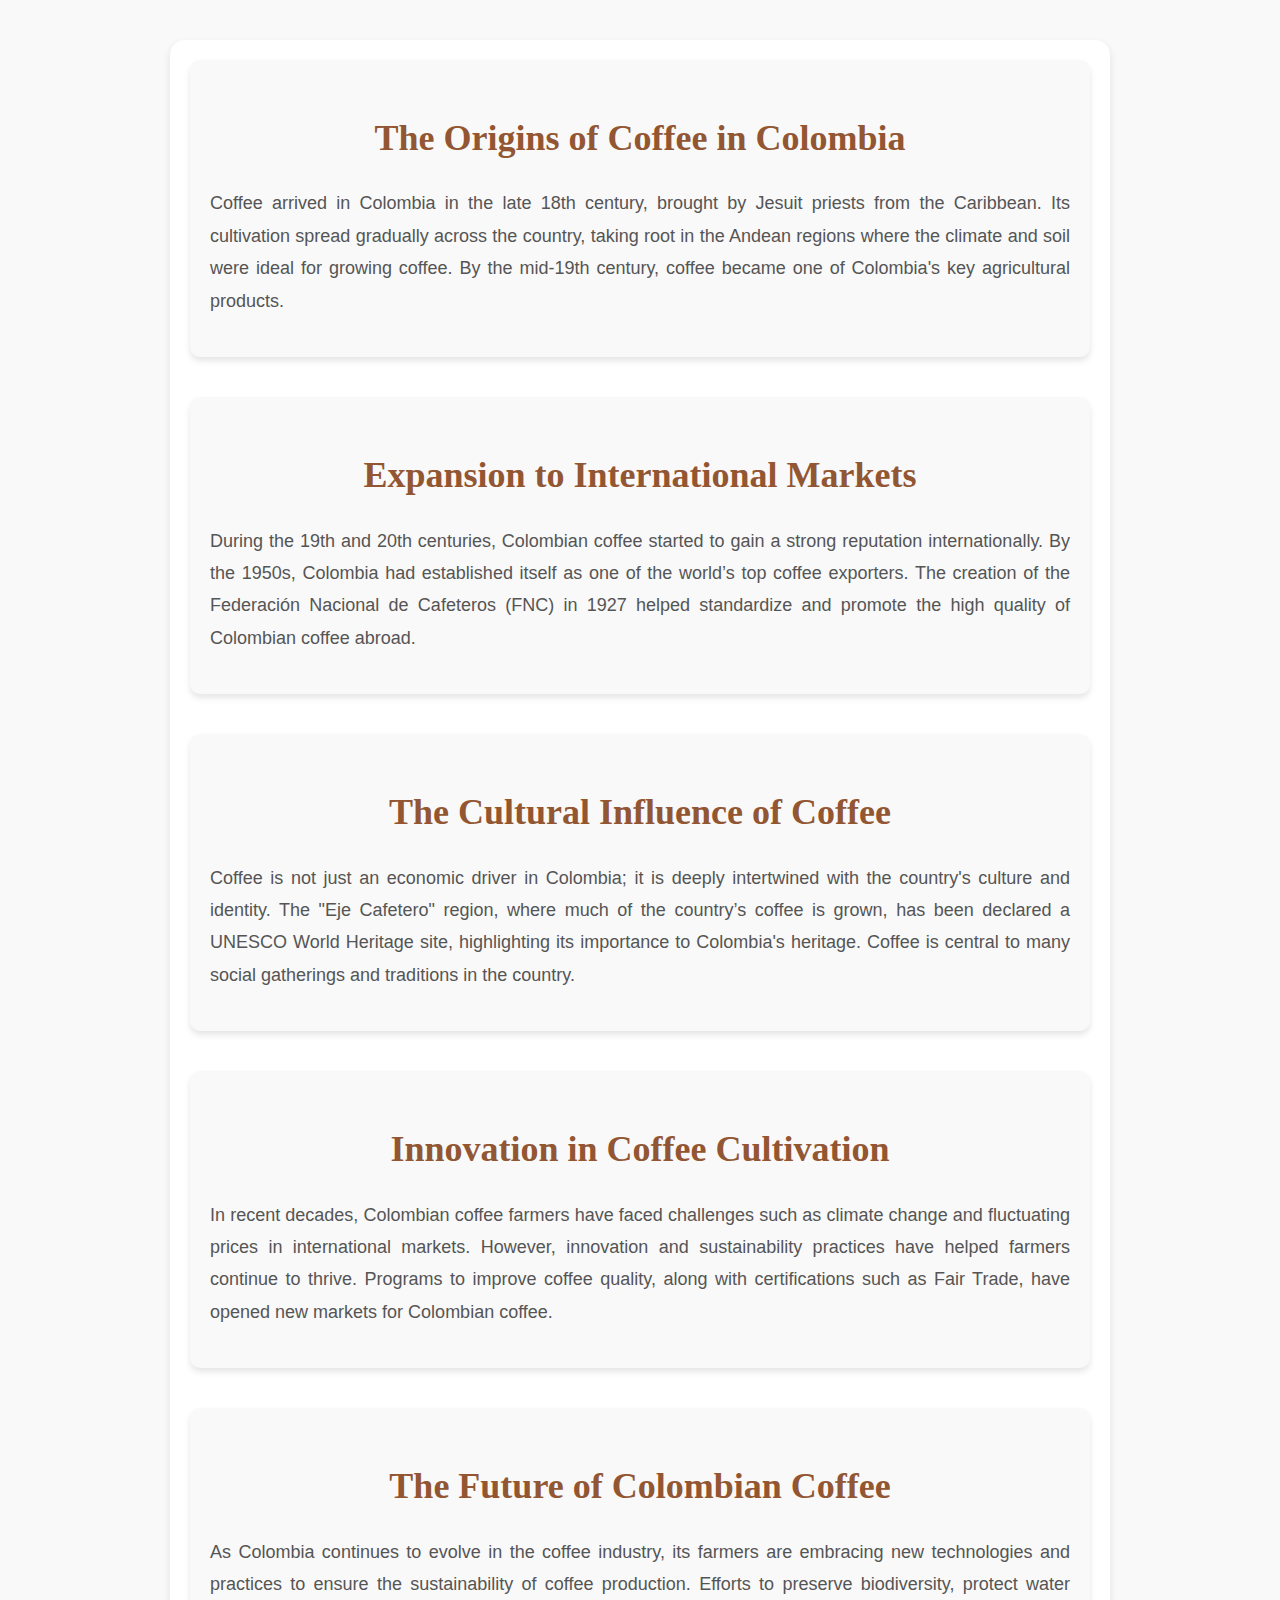
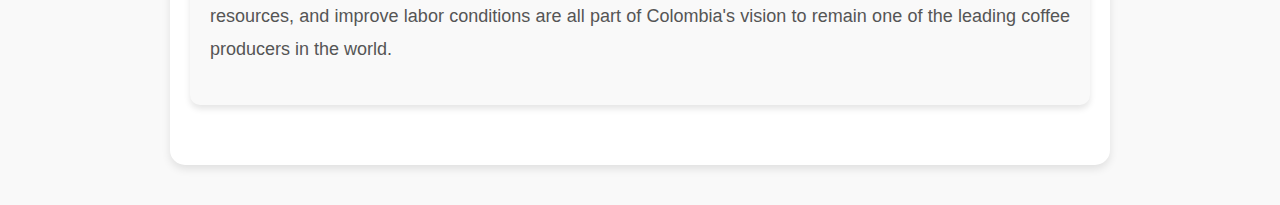
<file: html/blog.html>
<!DOCTYPE html>
<html lang="en">
<head>
    <meta charset="UTF-8">
    <meta name="viewport" content="width=device-width, initial-scale=1.0">
    <title>Blog</title>
    <link rel="icon" href="..\img\icon.png" type="image/x-icon">
    <link rel="stylesheet" href="../css/blog-style.css">
    <script src="../javascript/navbar.js" defer></script> <!-- Incluye el archivo de navegación -->
    <script src="../javascript/utils.js" defer></script>
    <script src="../javascript/utils.js" defer></script>
    <script src="../javascript/components.js" defer></script>
</head>
<body>
    <div class="blog-container">
        <div class="blog-post">
            <h2>The Origins of Coffee in Colombia</h2>
            <p>
                Coffee arrived in Colombia in the late 18th century, brought by Jesuit priests from the Caribbean. Its cultivation spread gradually across the country, taking root in the Andean regions where the climate and soil were ideal for growing coffee. By the mid-19th century, coffee became one of Colombia's key agricultural products.
            </p>
        </div>
    
        <div class="blog-post">
            <h2>Expansion to International Markets</h2>
            <p>
                During the 19th and 20th centuries, Colombian coffee started to gain a strong reputation internationally. By the 1950s, Colombia had established itself as one of the world’s top coffee exporters. The creation of the Federación Nacional de Cafeteros (FNC) in 1927 helped standardize and promote the high quality of Colombian coffee abroad.
            </p>
        </div>
    
        <div class="blog-post">
            <h2>The Cultural Influence of Coffee</h2>
            <p>
                Coffee is not just an economic driver in Colombia; it is deeply intertwined with the country's culture and identity. The "Eje Cafetero" region, where much of the country’s coffee is grown, has been declared a UNESCO World Heritage site, highlighting its importance to Colombia's heritage. Coffee is central to many social gatherings and traditions in the country.
            </p>
        </div>
    
        <div class="blog-post">
            <h2>Innovation in Coffee Cultivation</h2>
            <p>
                In recent decades, Colombian coffee farmers have faced challenges such as climate change and fluctuating prices in international markets. However, innovation and sustainability practices have helped farmers continue to thrive. Programs to improve coffee quality, along with certifications such as Fair Trade, have opened new markets for Colombian coffee.
            </p>
        </div>
    
        <div class="blog-post">
            <h2>The Future of Colombian Coffee</h2>
            <p>
                As Colombia continues to evolve in the coffee industry, its farmers are embracing new technologies and practices to ensure the sustainability of coffee production. Efforts to preserve biodiversity, protect water resources, and improve labor conditions are all part of Colombia's vision to remain one of the leading coffee producers in the world.
            </p>
        </div>
    </div>
</body>
</html>
</file>
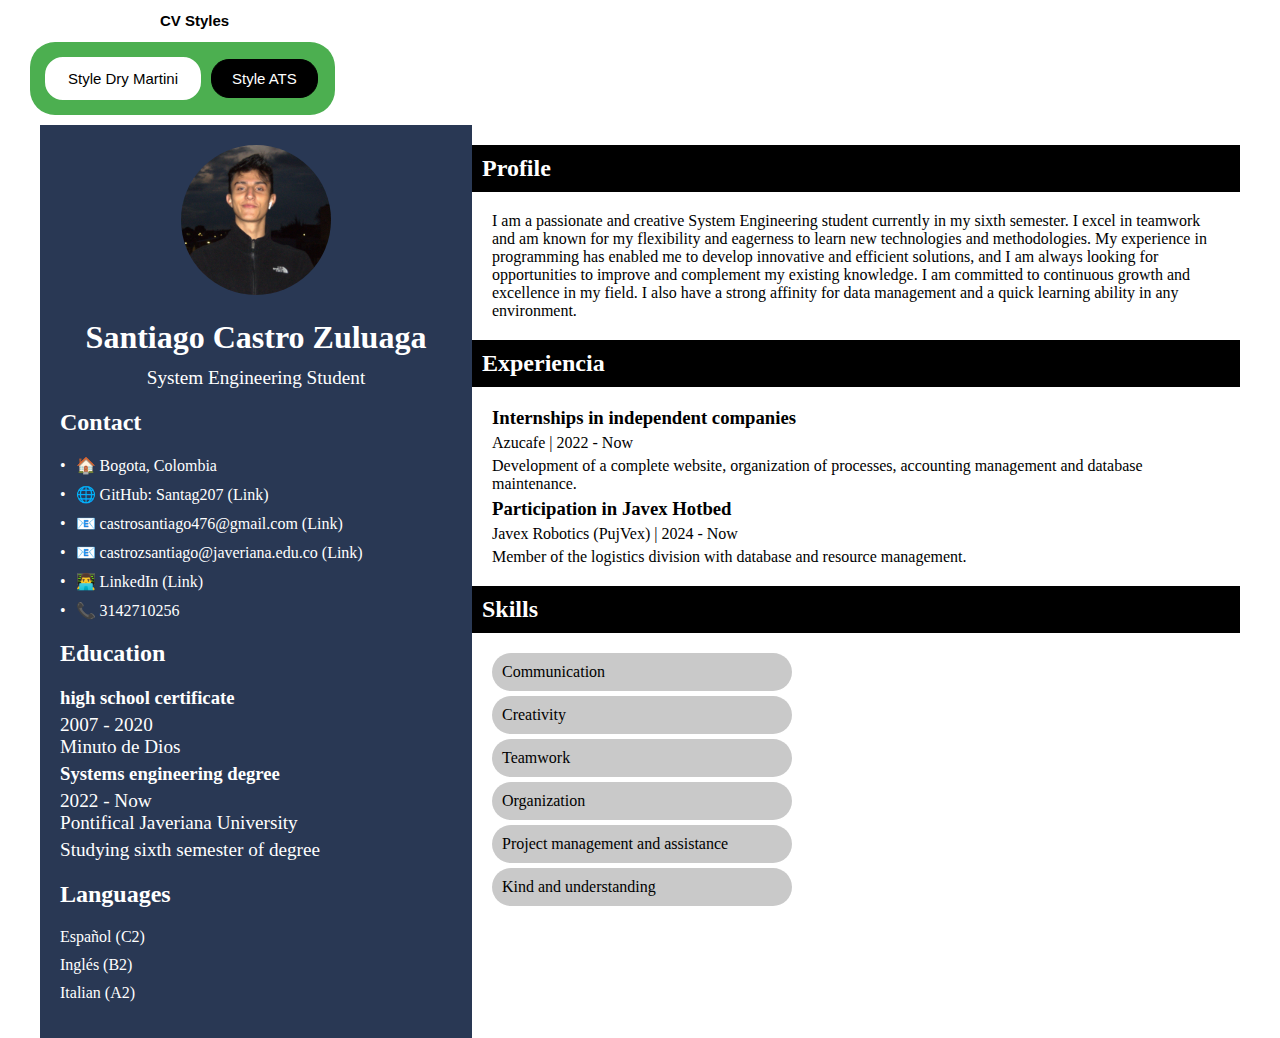
<file: html/cv.html>
<!DOCTYPE html>
<html lang="es">
<head>
    <meta charset="UTF-8">
    <meta name="viewport" content="width=device-width, initial-scale=1.0">
    <title>Currículum Vitae</title>
    <link id="cv-stylesheet" rel="stylesheet" href="../css/cv/cv-styles-dry-martini.css">
</head>
<body>

    <h2 class="scv">CV Styles</h2>
    <div class="style-buttons">

        <button id="style1" onclick="changeStyle('../css/cv/cv-styles-dry-martini.css')">Style Dry Martini</button>
        <button id="style2" onclick="changeStyle('../css/cv/cv-styles-ats.css')">Style ATS</button>
    </div>
    <div id="content-container" class="container slide-in-up">
        <aside class="sidebar">
            <div class="photo">
                <img src="../img/cv.jpeg" alt="Foto de perfil" class="photo">
            </div>
            <h1><span class="name-text">Santiago Castro Zuluaga</span></h1>
            <p><span class="career-text">System Engineering Student</span></p>
            <section class="contact">
                <h2>Contact</h2>
                <ul>
                    <li>🏠 Bogota, Colombia</li>
                    <li>🌐 <a href="https://github.com/Santag207" target="_blank">GitHub: Santag207 (Link)</a></li>
                    <li><a href="mailto:castrosantiago476@gmail.com?subject=Hola%20Santiago&body=Hola%20Santag207,%20me%20gustaría%20ponerme%20en%20contacto%20contigo." target="_blank">📧 castrosantiago476@gmail.com (Link)</a></li>
                    <li><a href="mailto:castrozsantiago@javeriana.edu.co?subject=Hola%20Santiago&body=Hola%20Santag207,%20me%20gustaría%20ponerme%20en%20contacto%20contigo." target="_blank">📧 castrozsantiago@javeriana.edu.co (Link)</a></li>
                    <li>👨‍💻 <a href="https://www.linkedin.com/in/santiago-castro-zuluaga-9959bb252/" target="_blank">LinkedIn (Link)</a></li>
                    <li>📞 3142710256</li>
                </ul>
            </section>
            <section class="education">
                <h2>Education</h2>
                <div class="edu-item">
                    <h3>high school certificate</h3>
                    <p>2007 - 2020<br>Minuto de Dios</p>
                </div>
                <div class="edu-item">
                    <h3>Systems engineering degree</h3>
                    <p>2022 - Now<br>Pontifical Javeriana University</p>
                    <p>Studying sixth semester of degree</p>
                </div>
            </section>
            <section class="languages">
                <h2>Languages</h2>
                <ul>
                    <li>Español (C2)</li>
                    <li>Inglés (B2)</li>
                    <li>Italian (A2)</li>
                </ul>
            </section>
        </aside>
        <main class="content">
            <section class="profile">
                <h2>Profile</h2>
                <p>I am a passionate and creative System Engineering student currently in my sixth semester. I excel in teamwork and am known for my flexibility and eagerness to learn new technologies and methodologies. My experience in programming has enabled me to develop innovative and efficient solutions, and I am always looking for opportunities to improve and complement my existing knowledge. I am committed to continuous growth and excellence in my field. I also have a strong affinity for data management and a quick learning ability in any environment.</p>
            </section>
            <section class="experience">
                <h2>Experiencia</h2>
                <div class="job">
                    <h3>Internships in independent companies</h3>
                    <p>Azucafe | 2022 - Now</p>
                    <p>Development of a complete website, organization of processes, accounting management and database maintenance.</p>
                </div>
                <div class="job">
                    <h3>Participation in Javex Hotbed </h3>
                    <p>Javex Robotics (PujVex) | 2024 - Now</p>
                    <p>Member of the logistics division with database and resource management.</p>
                </div>
            </section>
            <section class="skills">
                <h2>Skills</h2>
                <ul>
                    <li>Communication</li>
                    <li>Creativity</li>
                    <li>Teamwork</li>
                    <li>Organization</li>
                    <li>Project management and assistance</li>
                    <li>Kind and understanding</li>
                </ul>
            </section>
        </main>
    </div>
    <script src="../javascript/cv.js"></script>
</body>
</html>
</file>
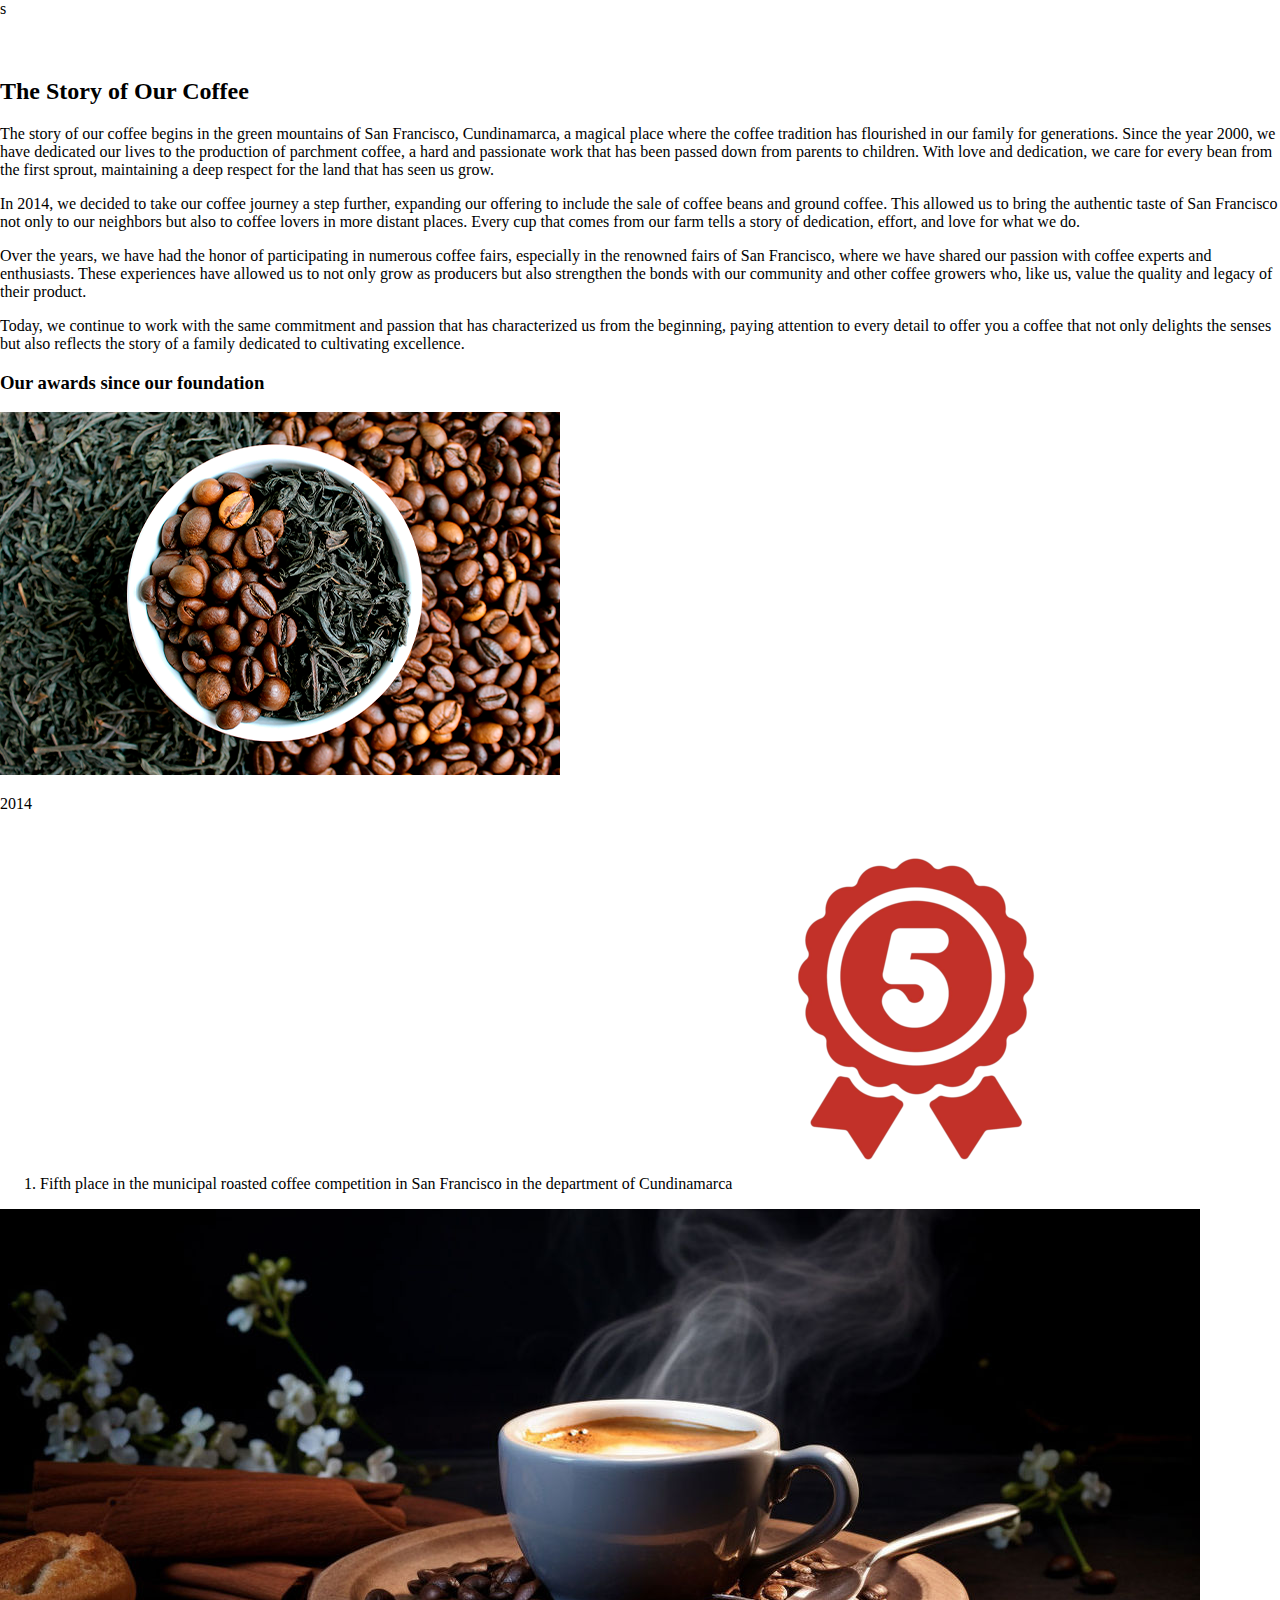
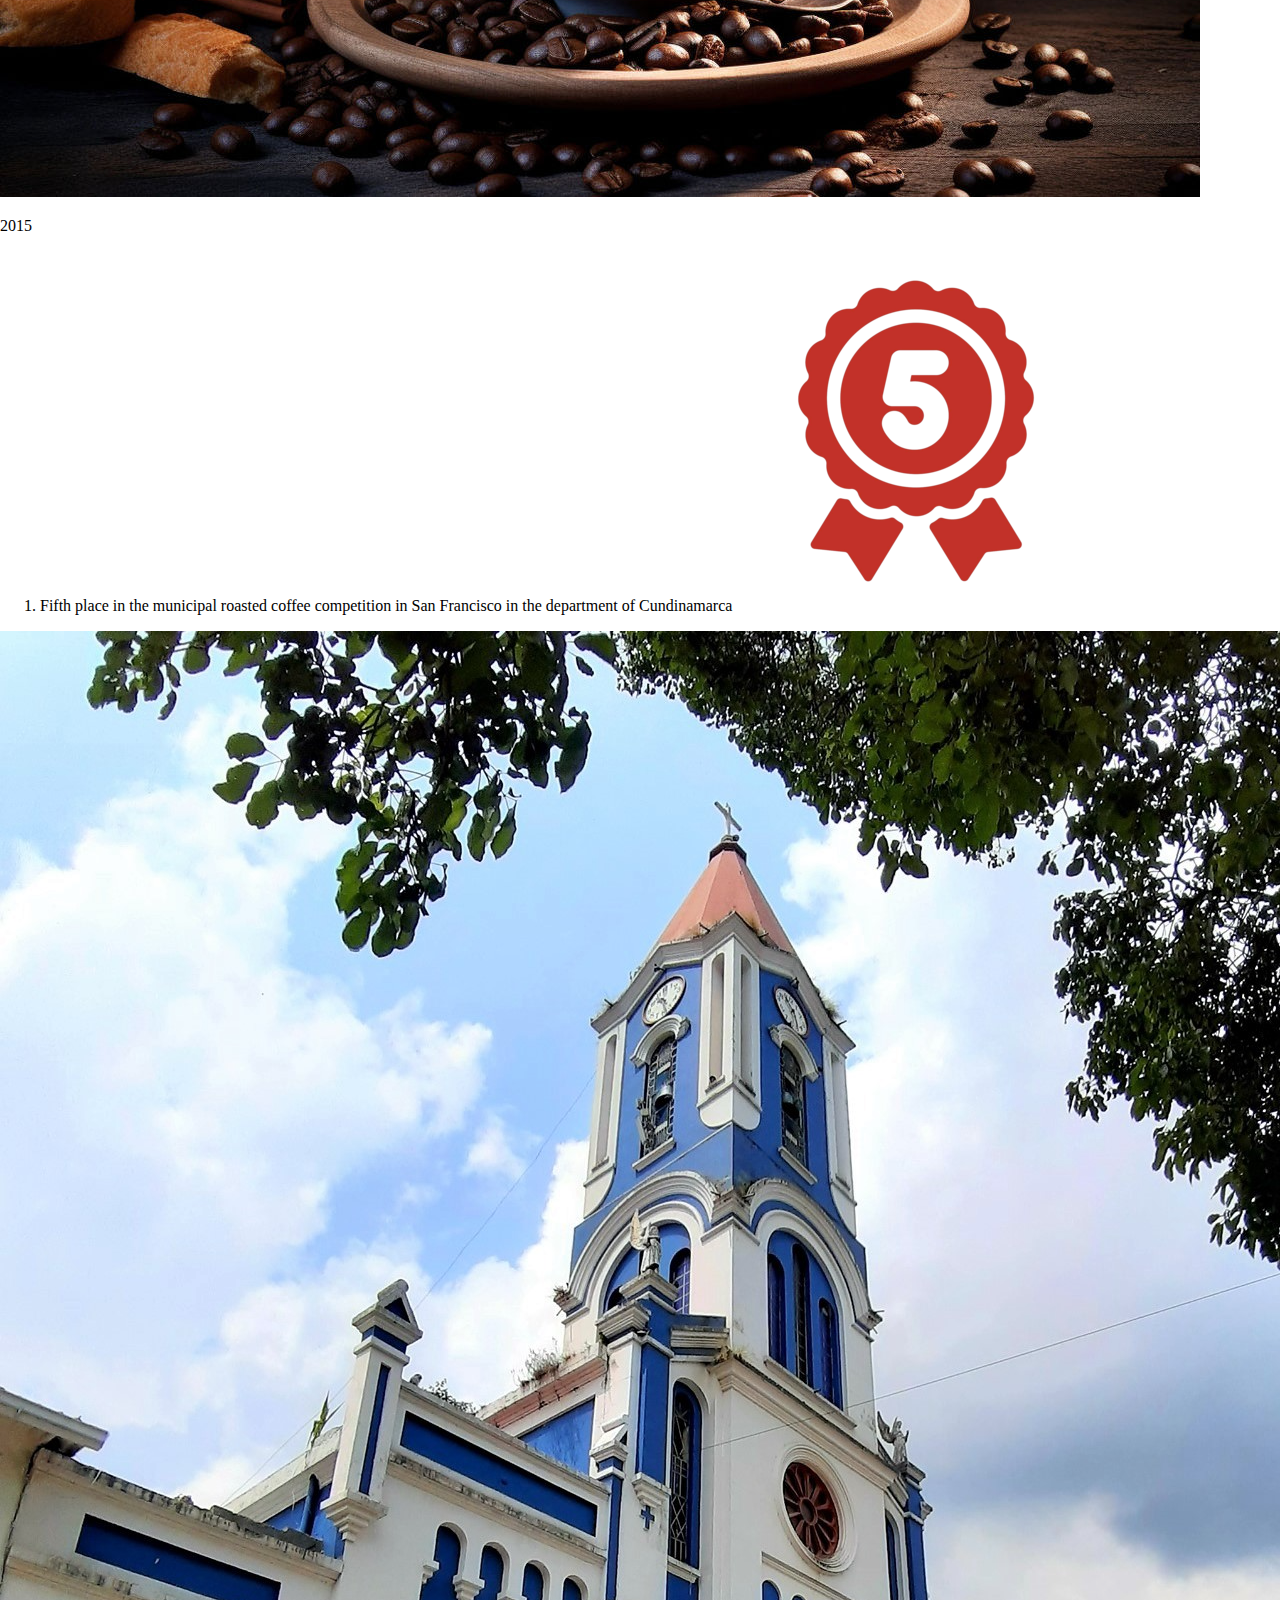
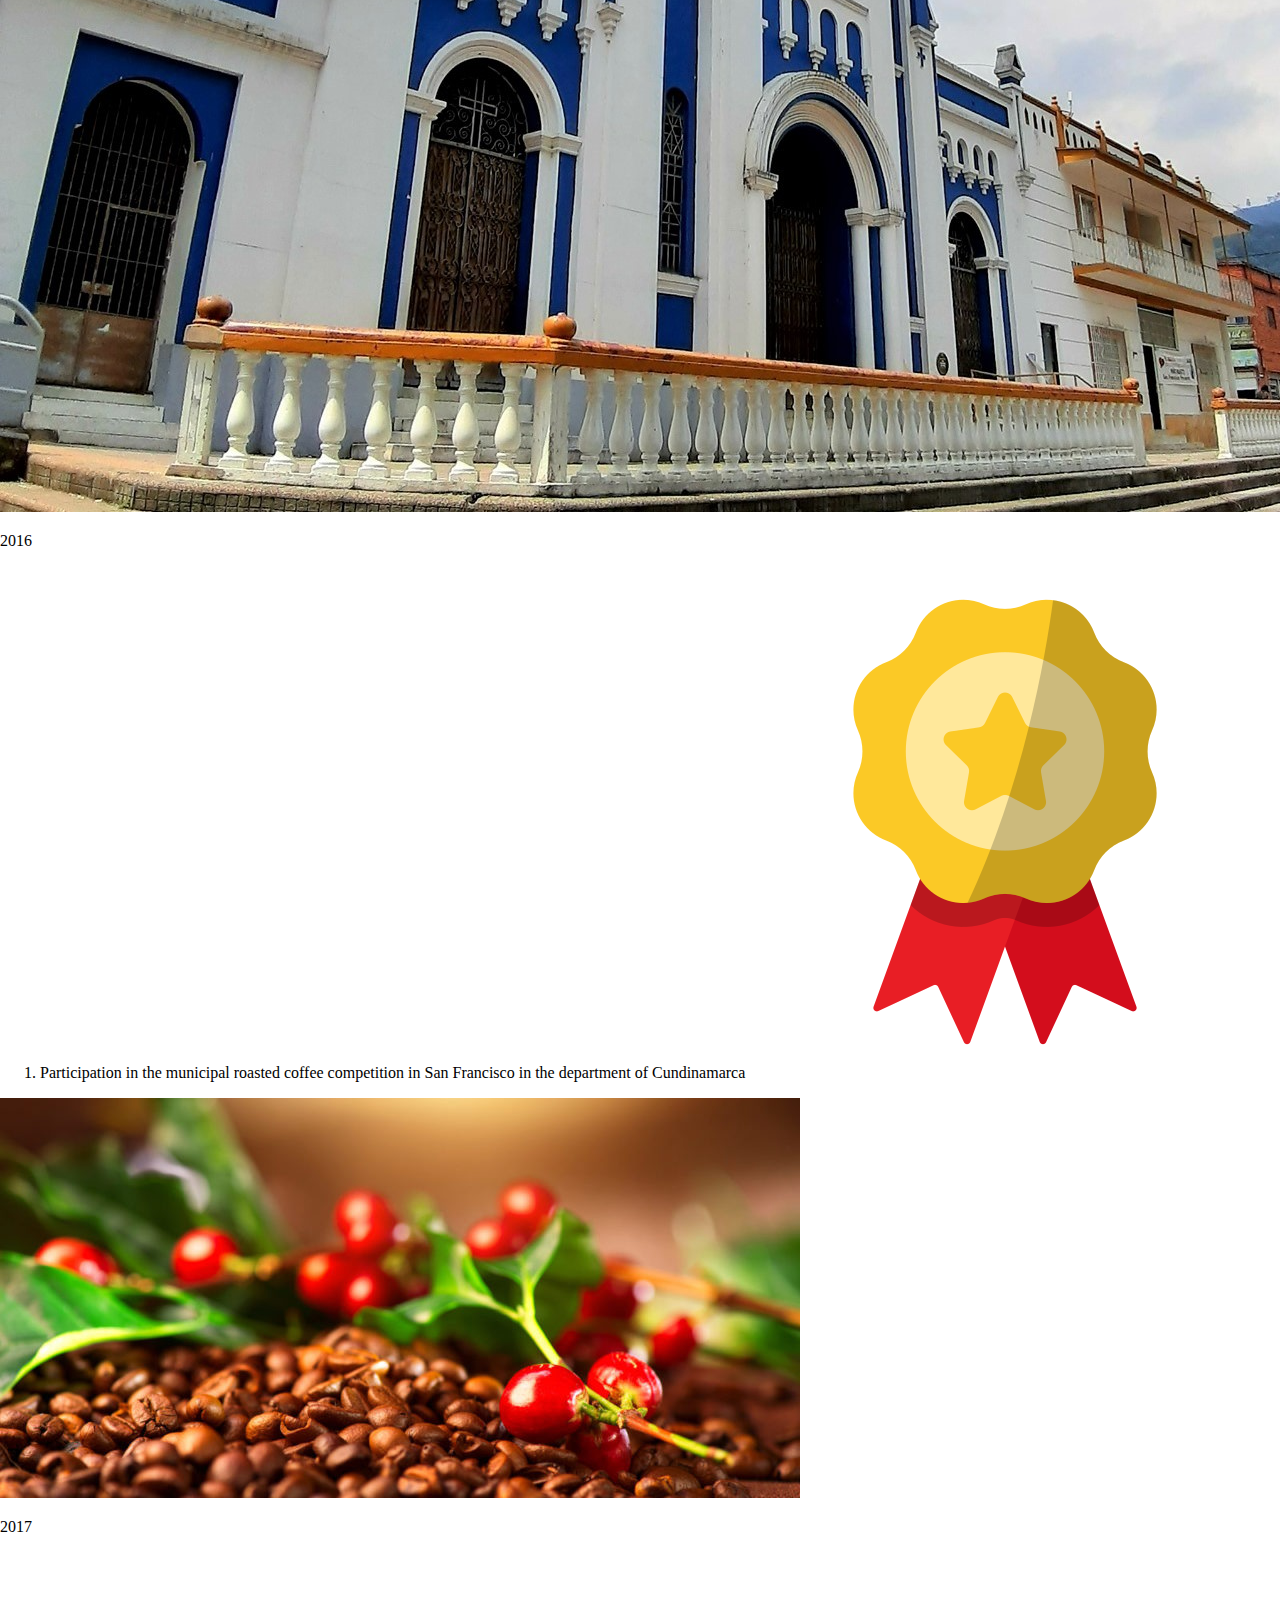
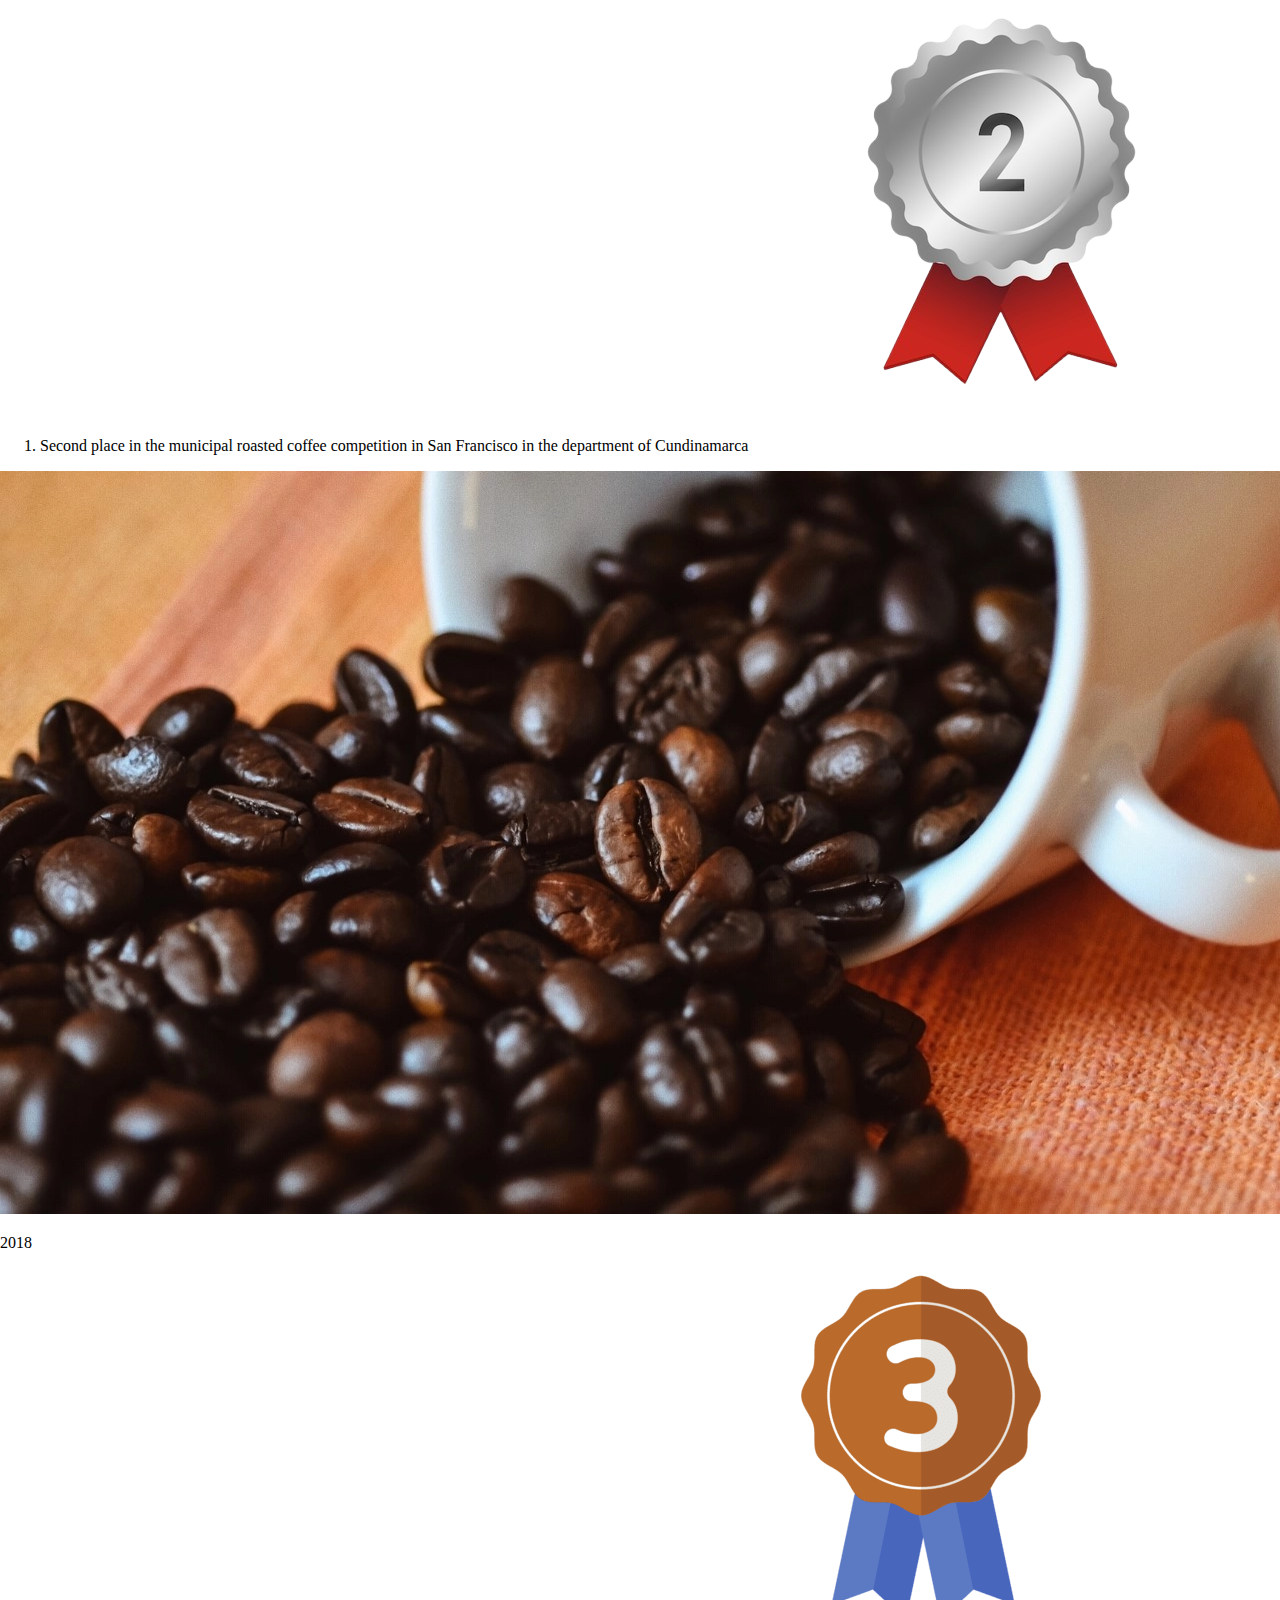
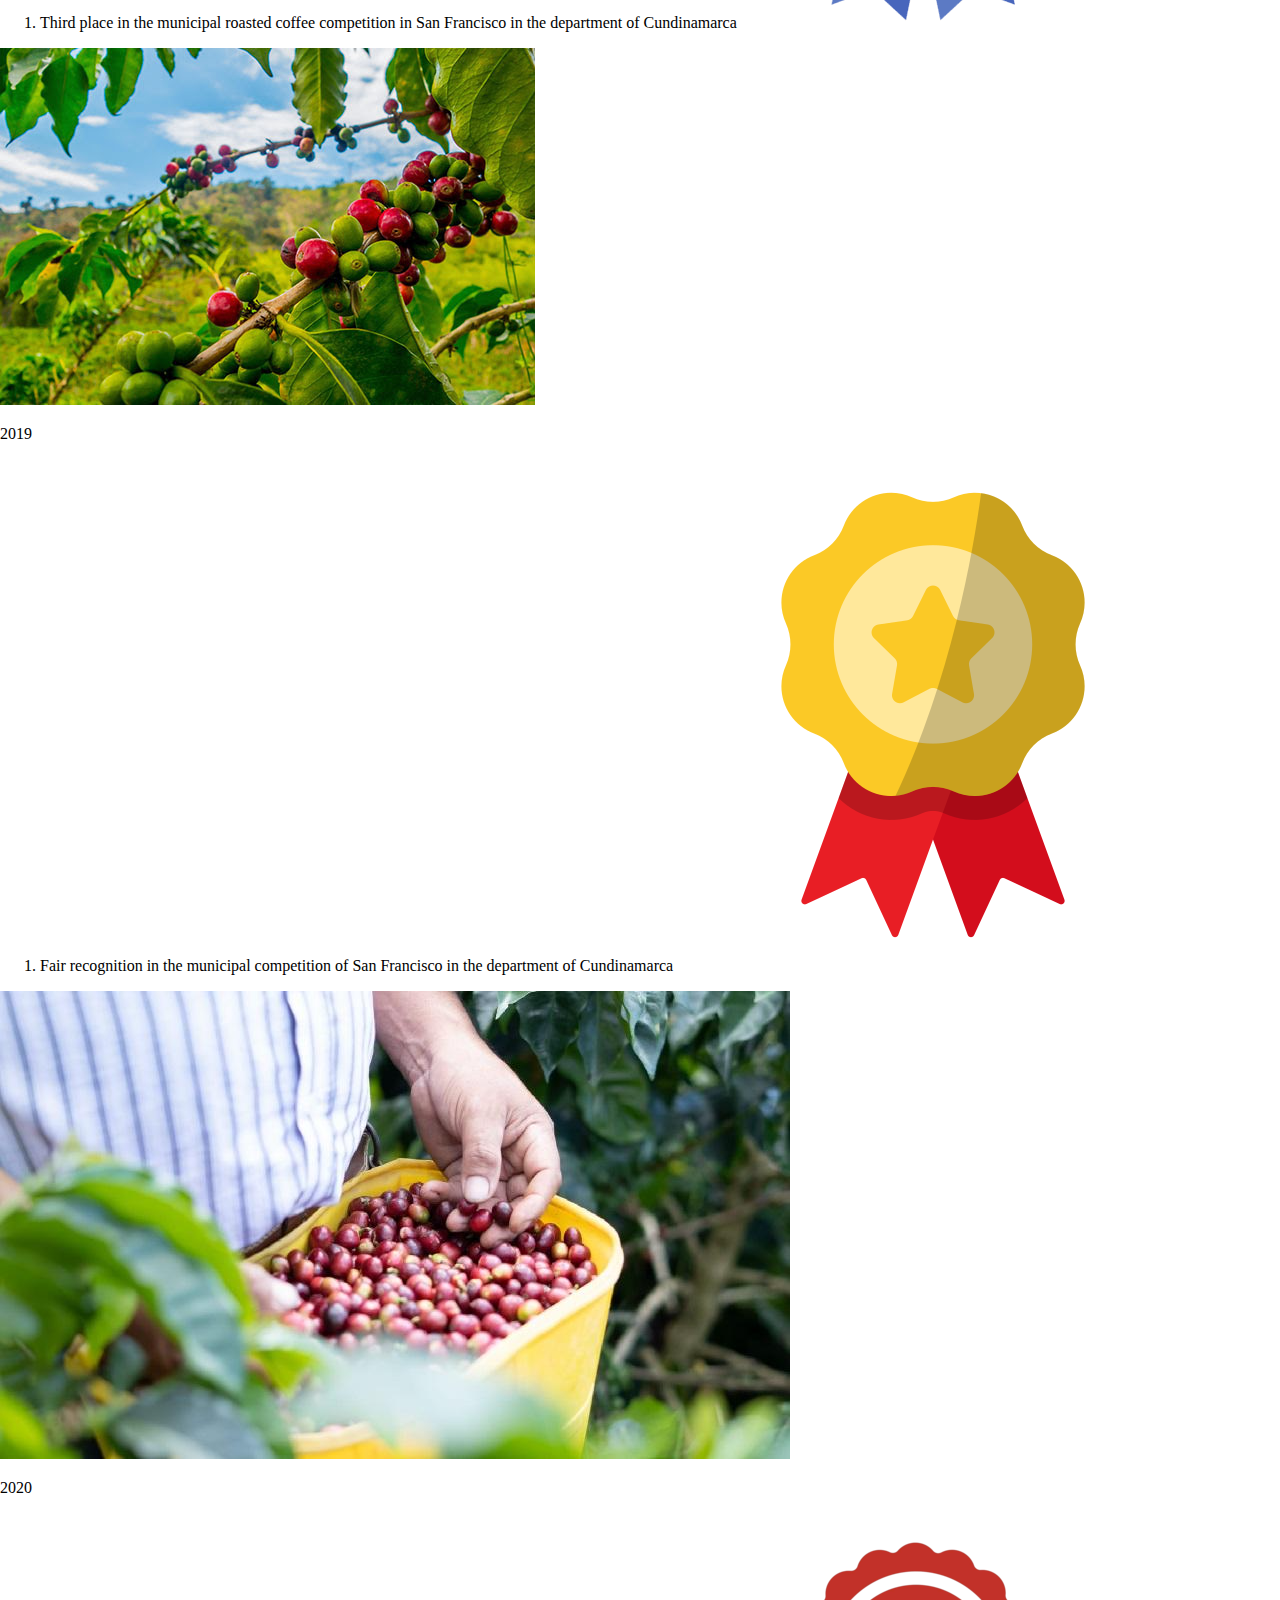
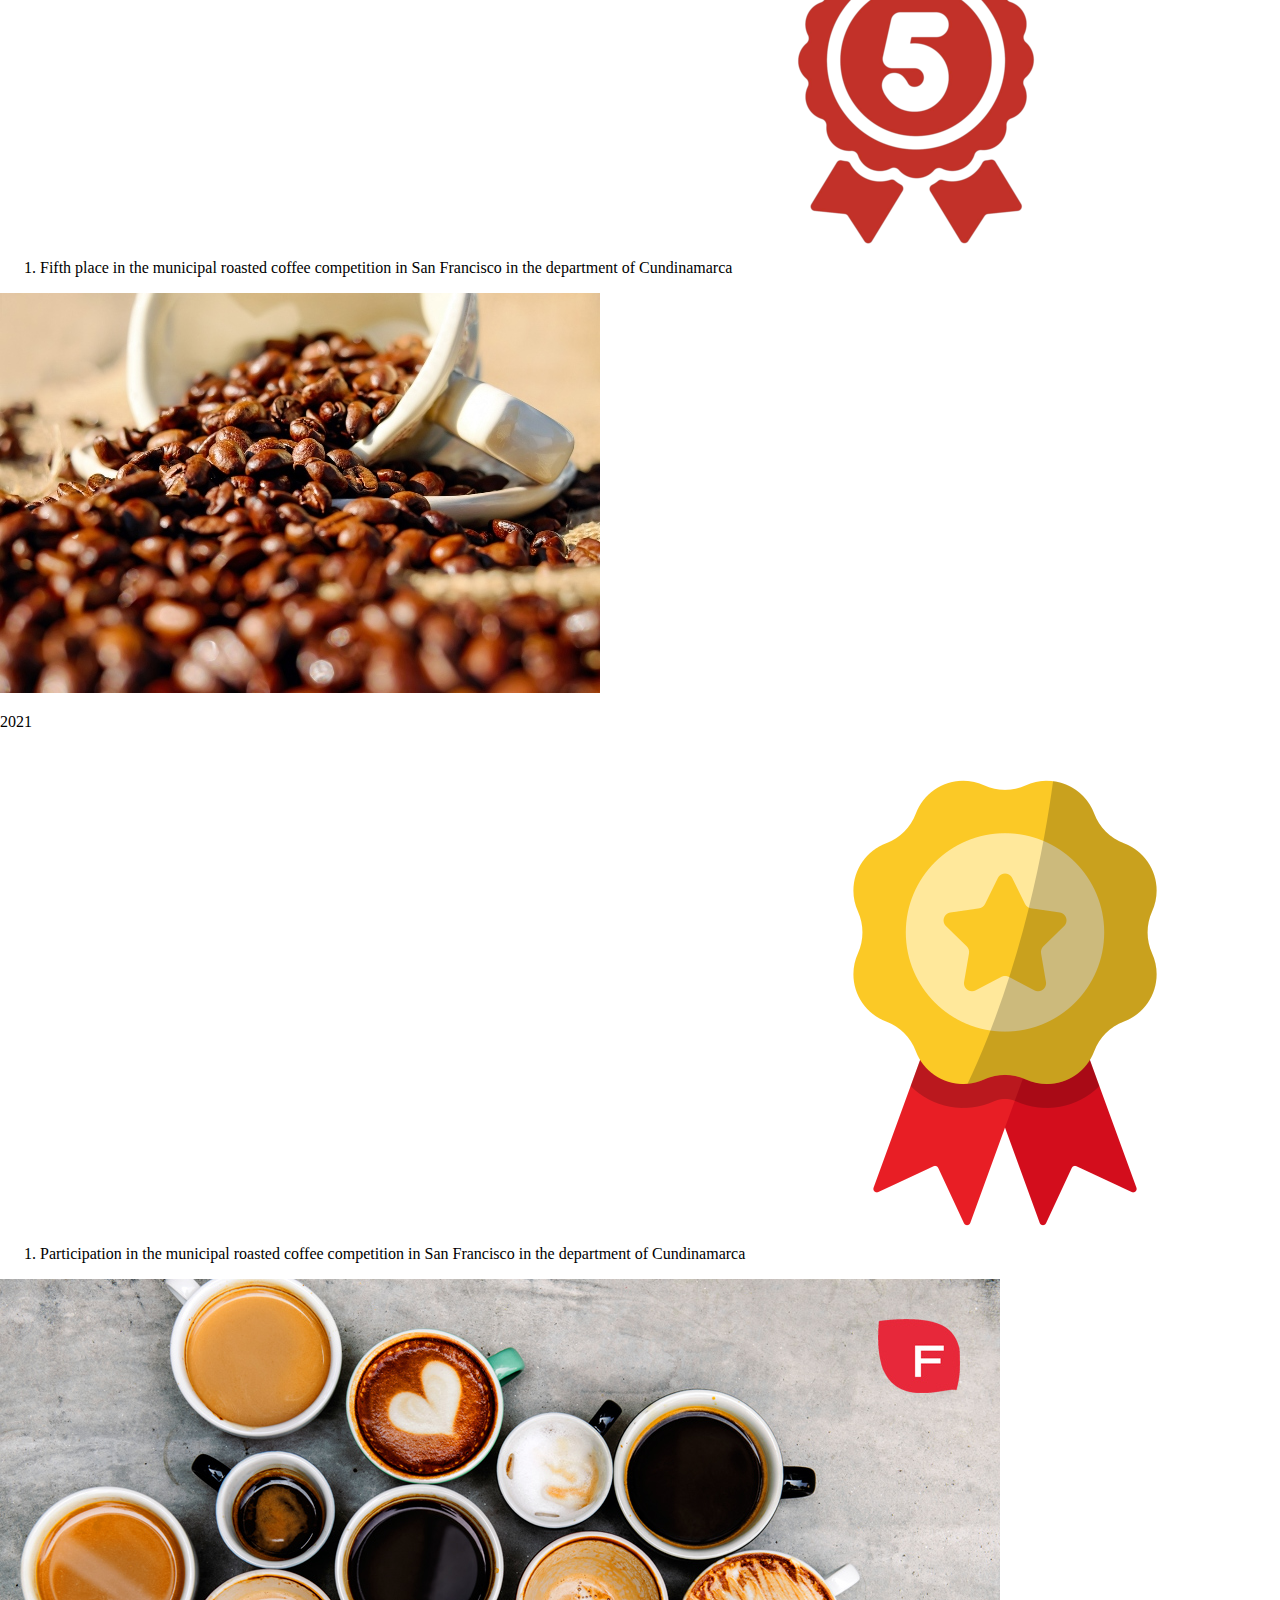
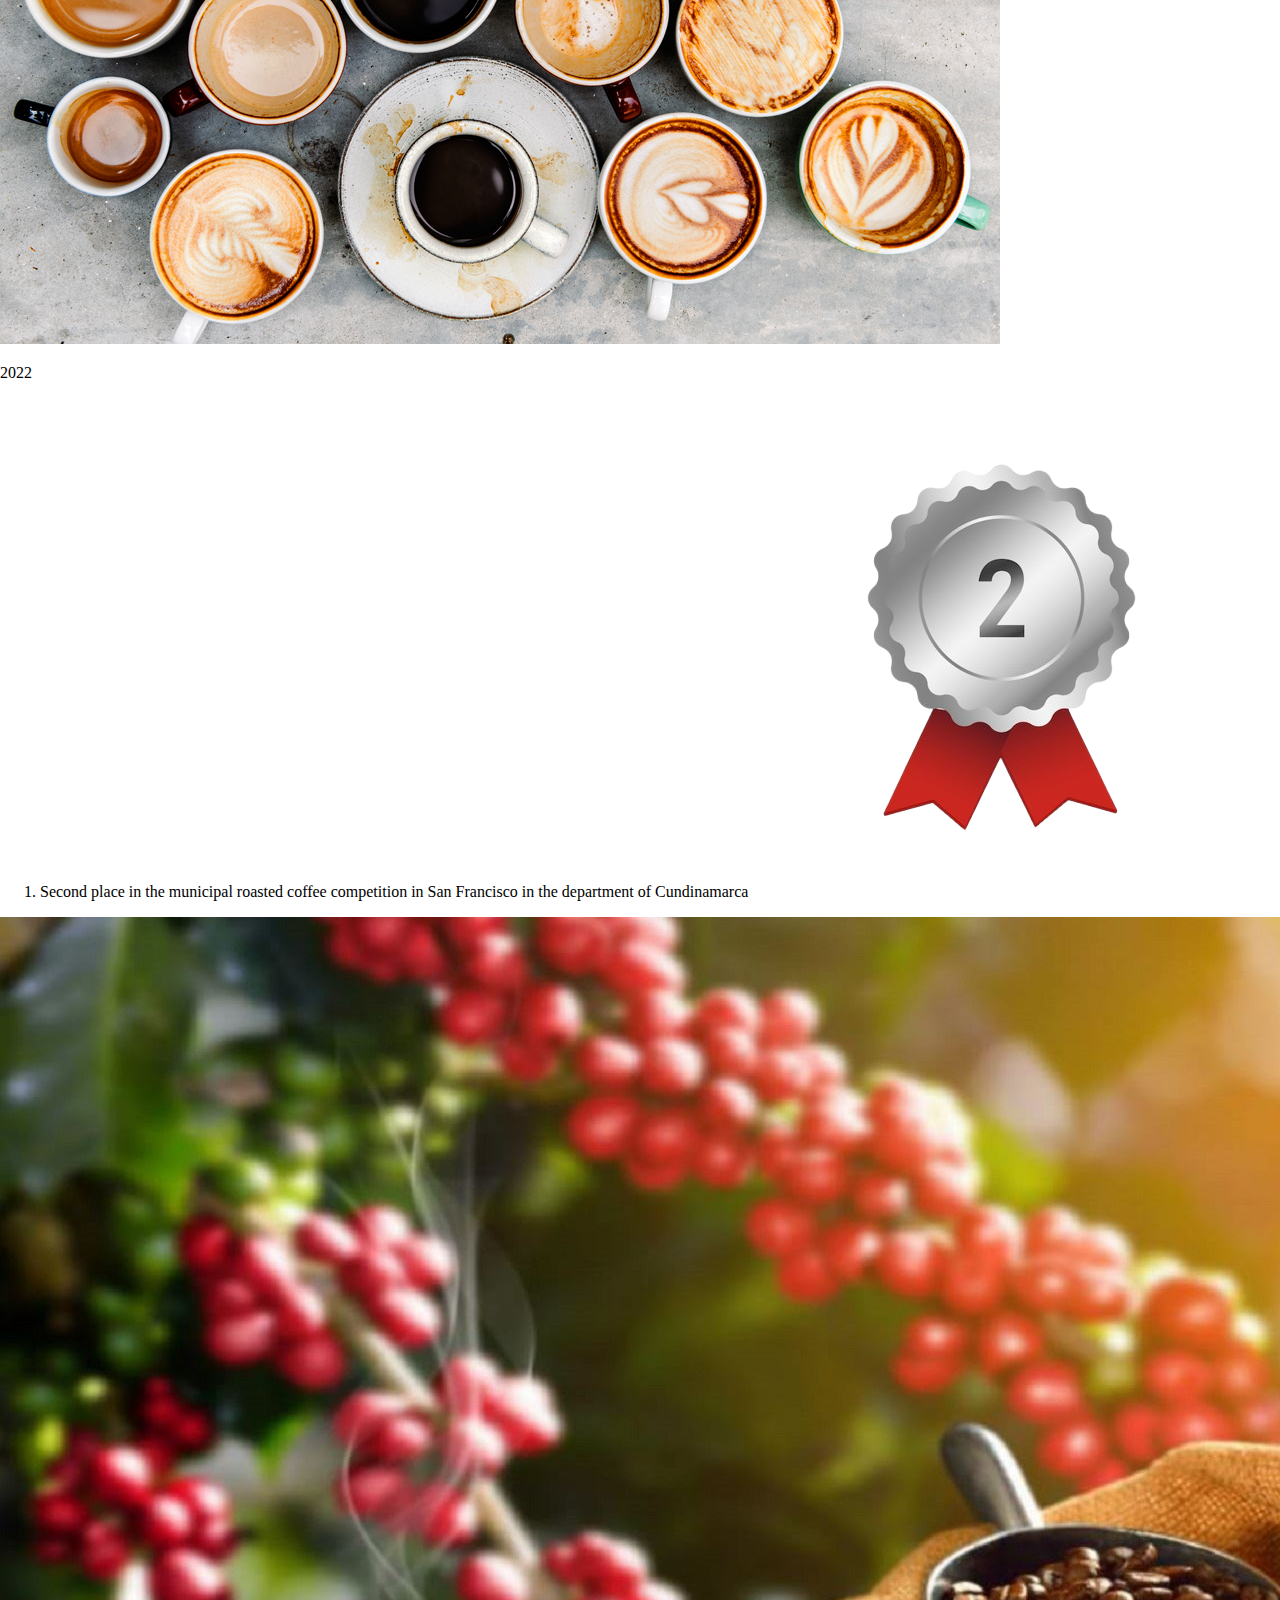
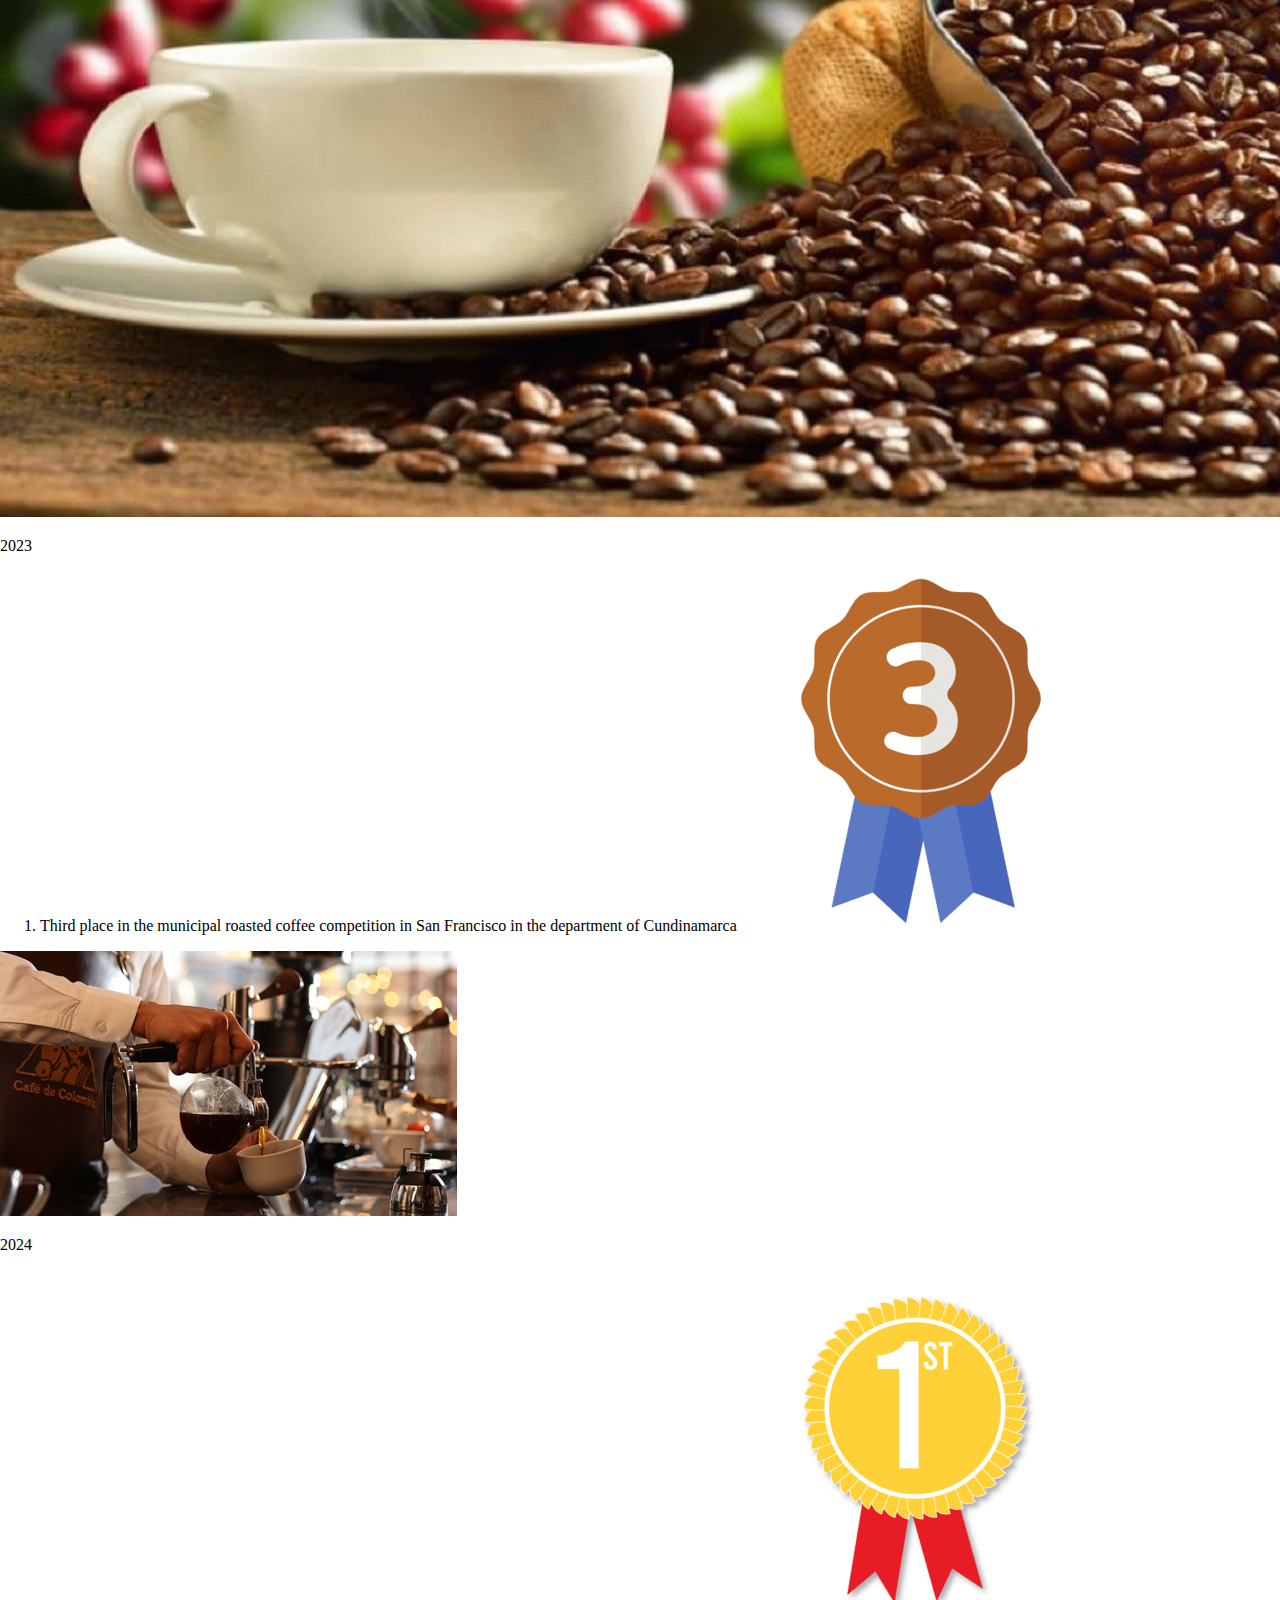
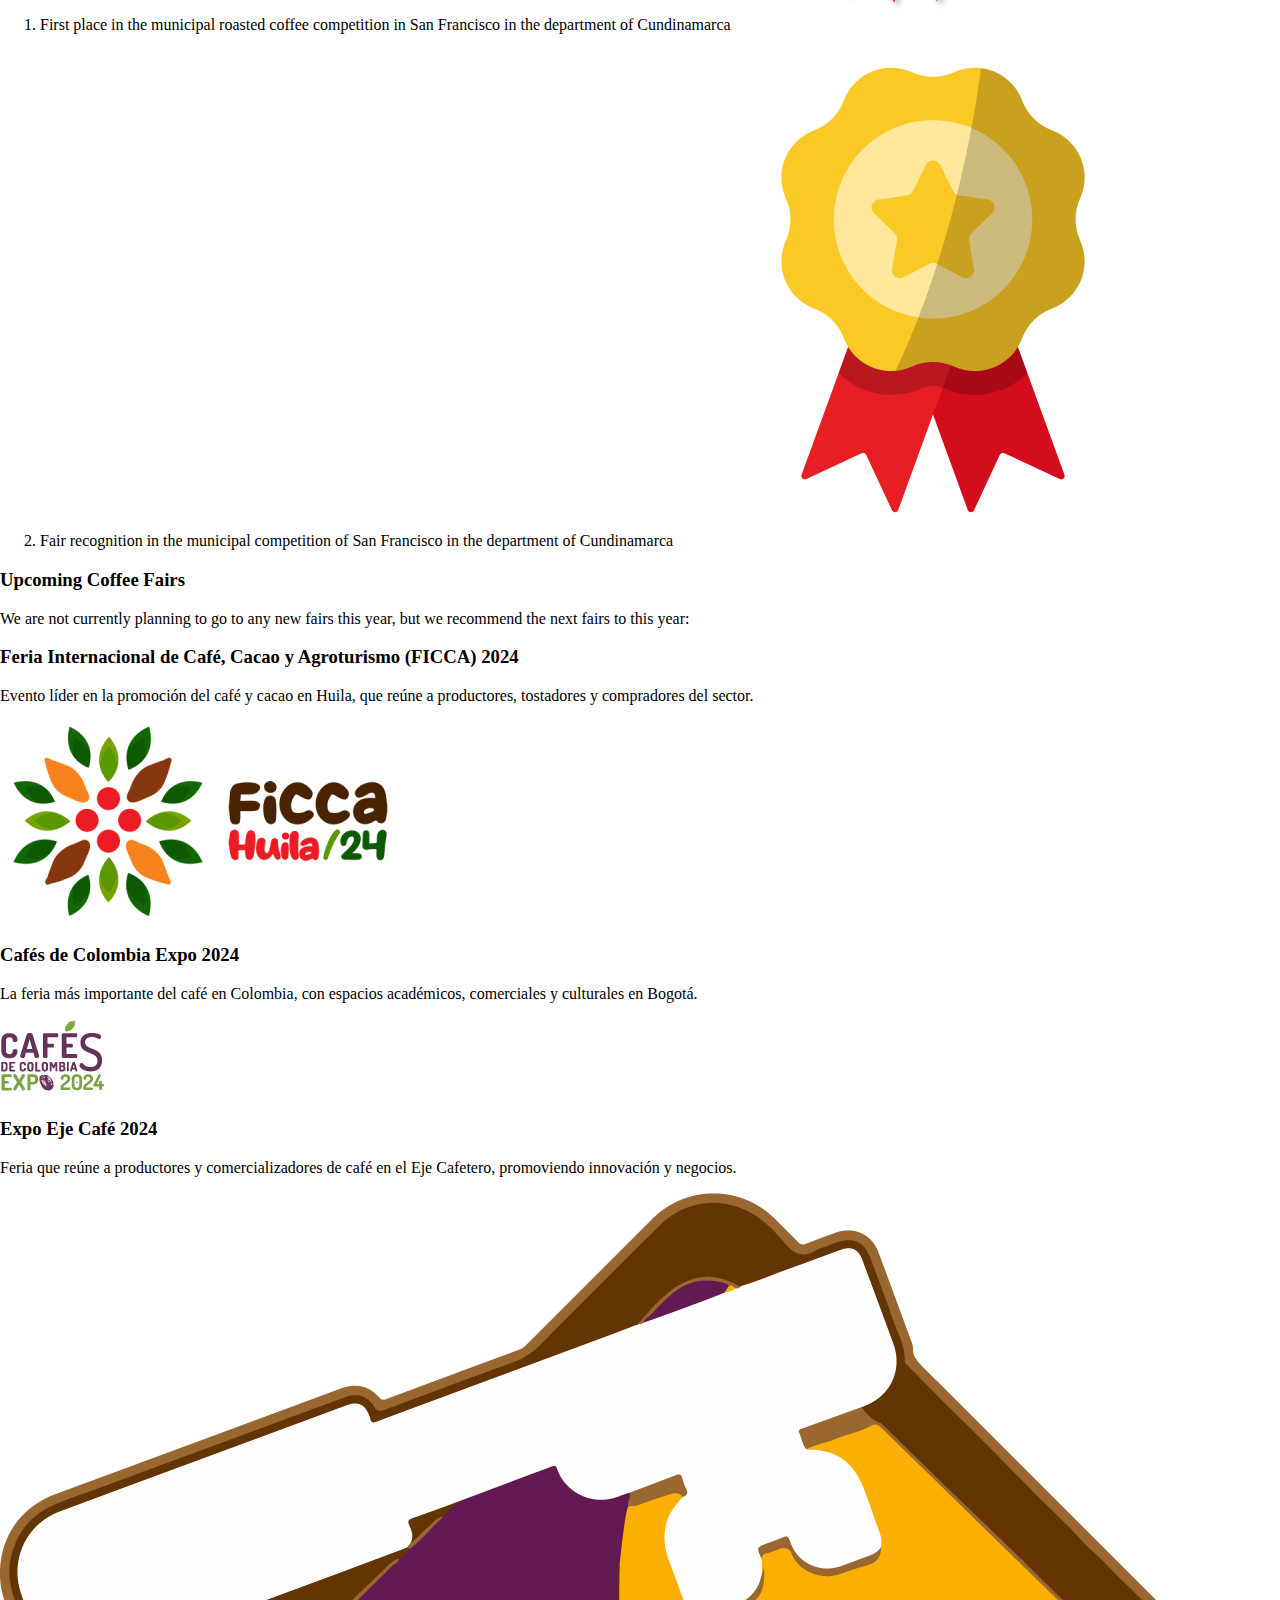
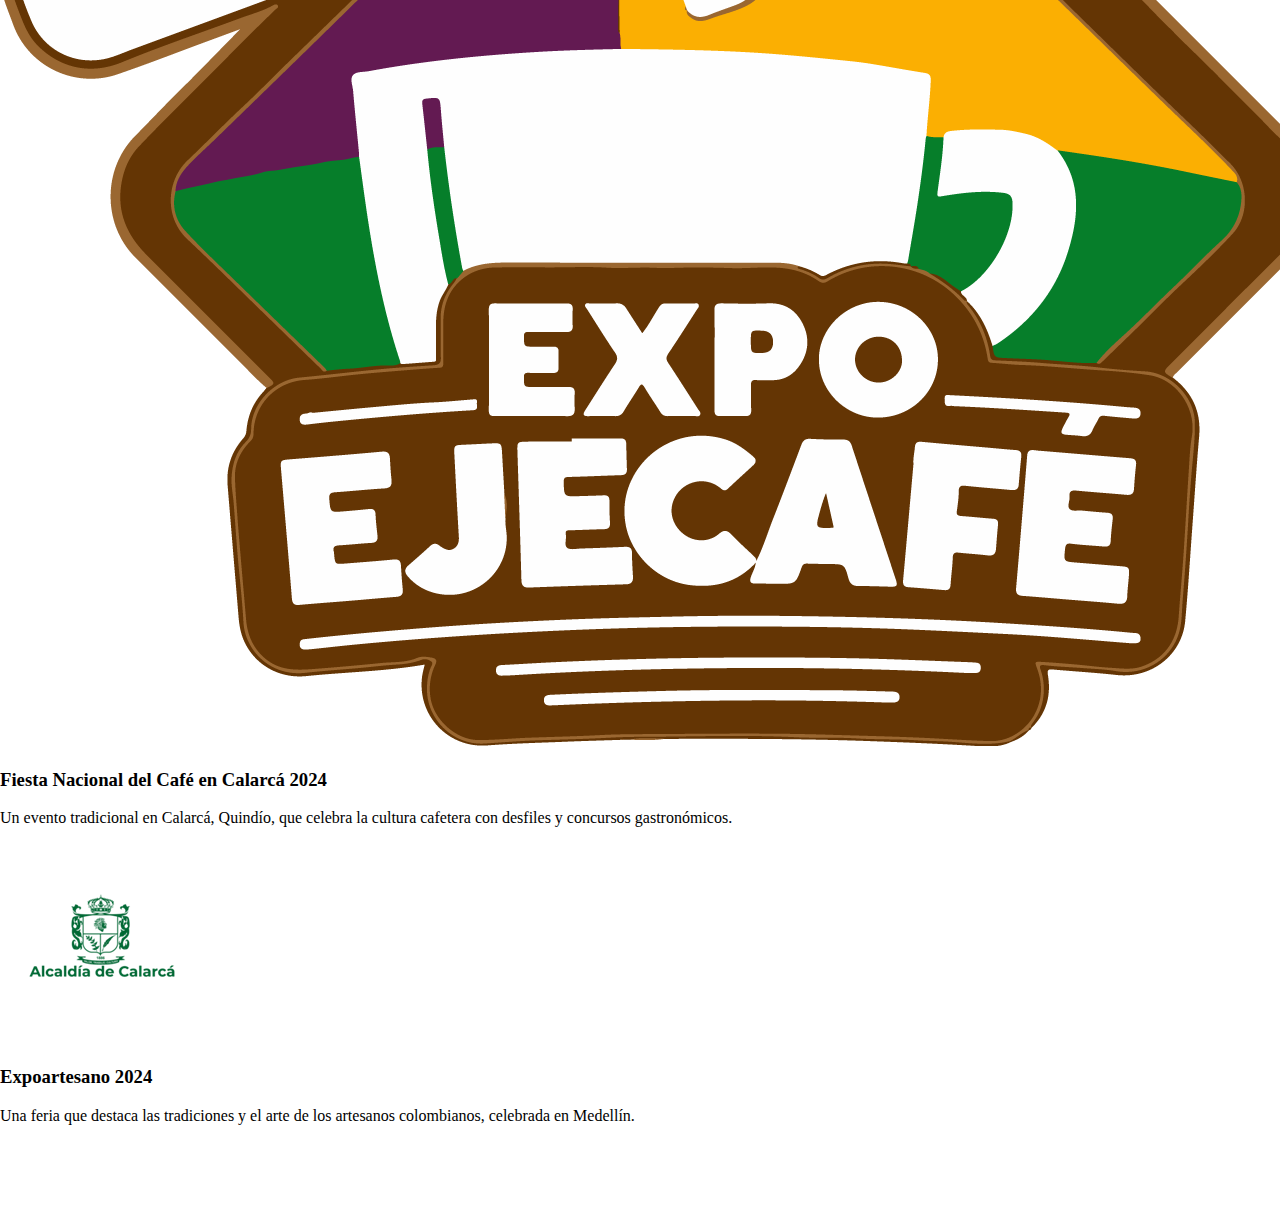
<file: html/history.html>
<!DOCTYPE html>
<html lang="en">
<head>
    <meta charset="UTF-8">
    <meta name="viewport" content="width=device-width, initial-scale=1.0">
    <title>History</title>
    <link rel="icon" href="..\img\icon.png" type="image/x-icon">
    <link id="history" rel="stylesheet" href="../css/history-styles.css">
    <script src="../javascript/utils.js" defer></script>
    <script src="../javascript/components.js" defer></script>s
</head>
<body>

    <div class="content"></div>
        <section class="history-section">
            <h2>The Story of Our Coffee</h2>
            <p>
                The story of our coffee begins in the green mountains of San Francisco, Cundinamarca, a magical place where the coffee tradition has flourished in our family for generations. Since the year 2000, we have dedicated our lives to the production of parchment coffee, a hard and passionate work that has been passed down from parents to children. With love and dedication, we care for every bean from the first sprout, maintaining a deep respect for the land that has seen us grow.
            </p>
            <p>
                In 2014, we decided to take our coffee journey a step further, expanding our offering to include the sale of coffee beans and ground coffee. This allowed us to bring the authentic taste of San Francisco not only to our neighbors but also to coffee lovers in more distant places. Every cup that comes from our farm tells a story of dedication, effort, and love for what we do.
            </p>
            <p>
                Over the years, we have had the honor of participating in numerous coffee fairs, especially in the renowned fairs of San Francisco, where we have shared our passion with coffee experts and enthusiasts. These experiences have allowed us to not only grow as producers but also strengthen the bonds with our community and other coffee growers who, like us, value the quality and legacy of their product.
            </p>
            <p>
                Today, we continue to work with the same commitment and passion that has characterized us from the beginning, paying attention to every detail to offer you a coffee that not only delights the senses but also reflects the story of a family dedicated to cultivating excellence.
            </p>
        </section>
    </div>

    <div class="centered-content">
        <h3>Our awards since our foundation</h3>
        
        <div class="years">
            <div class="year">
                <div class="wall-awards">
                    <img src="../img/wall/2014.png" alt="Premio" class="award-image">
                </div>

                <p>2014</p>

                <div class="awards">
                    <ol>
                        <li>
                            Fifth  place in the municipal roasted coffee competition in San Francisco in the department of Cundinamarca
                            <img src="../img/awards/medals/medal-5.png" alt="Premio" class="award-image">
                        </li>
                    </ol>
                </div>
            </div>

            <div class="year">
                <div class="wall-awards">
                    <img src="../img/wall/2015.png" alt="Premio" class="award-image">
                </div>

                <p>2015</p>

                <div class="awards">
                    <ol>
                        <li>
                            Fifth  place in the municipal roasted coffee competition in San Francisco in the department of Cundinamarca
                            <img src="../img/awards/medals/medal-5.png" alt="Premio" class="award-image">
                        </li>
                    </ol>
                </div>
            </div>

            <div class="year">
                <div class="wall-awards">
                    <img src="../img/wall/2016.png" alt="Premio" class="award-image">
                </div>

                <p>2016</p>

                <div class="awards">
                    <ol>
                        <li>
                            Participation in the municipal roasted coffee competition in San Francisco in the department of Cundinamarca
                            <img src="../img/awards/medal.png" alt="Premio" class="award-image">
                        </li>
                        
                    </ol>
                </div>
            </div>

            <div class="year">
                <div class="wall-awards">
                    <img src="../img/wall/2017.png" alt="Premio" class="award-image">
                </div>

                <p>2017</p>

                <div class="awards">
                    <ol>
                        <li>
                            Second place in the municipal roasted coffee competition in San Francisco in the department of Cundinamarca
                            <img src="../img/awards/medals/medal-2.png" alt="Premio" class="award-image">
                        </li>
                        
                    </ol>
                </div>
            </div>

            <div class="year">
                <div class="wall-awards">
                    <img src="../img/wall/2018.png" alt="Premio" class="award-image">
                </div>

                <p>2018</p>

                <div class="awards">
                    <ol>
                        <li>
                            Third place in the municipal roasted coffee competition in San Francisco in the department of Cundinamarca
                            <img src="../img/awards/medals/medal-3.png" alt="Premio" class="award-image">
                        </li>
                        
                    </ol>
                </div>
            </div>

            <div class="year">
                <div class="wall-awards">
                    <img src="../img/wall/2019.png" alt="Premio" class="award-image">
                </div>

                <p>2019</p>

                <div class="awards">
                    <ol>
                        <li>
                            Fair recognition in the municipal competition of San Francisco in the department of Cundinamarca
                            <img src="../img/awards/medal.png" alt="Premio" class="award-image">
                        </li>
                    </ol>
                </div>
            </div>
                            
                <div class="year">
                    <div class="wall-awards">
                        <img src="../img/wall/2020.png" alt="Premio" class="award-image">
                    </div>
    
                    <p>2020</p>
    
                    <div class="awards">
                        <ol>
                            <li>
                                Fifth  place in the municipal roasted coffee competition in San Francisco in the department of Cundinamarca
                                <img src="../img/awards/medals/medal-5.png" alt="Premio" class="award-image">
                            </li>
                        </ol>
                    </div>
                </div>
    
                <div class="year">
                    <div class="wall-awards">
                        <img src="../img/wall/2021.png" alt="Premio" class="award-image">
                    </div>
    
                    <p>2021</p>
    
                    <div class="awards">
                        <ol>
                            <li>
                                Participation in the municipal roasted coffee competition in San Francisco in the department of Cundinamarca
                                <img src="../img/awards/medal.png" alt="Premio" class="award-image">
                            </li>
                            
                        </ol>
                    </div>
                </div>
    
                <div class="year">
                    <div class="wall-awards">
                        <img src="../img/wall/2022.png" alt="Premio" class="award-image">
                    </div>
    
                    <p>2022</p>
    
                    <div class="awards">
                        <ol>
                            <li>
                                Second place in the municipal roasted coffee competition in San Francisco in the department of Cundinamarca
                                <img src="../img/awards/medals/medal-2.png" alt="Premio" class="award-image">
                            </li>
                            
                        </ol>
                    </div>
                </div>
    
                <div class="year">
                    <div class="wall-awards">
                        <img src="../img/wall/2023.png" alt="Premio" class="award-image">
                    </div>
    
                    <p>2023</p>
    
                    <div class="awards">
                        <ol>
                            <li>
                                Third place in the municipal roasted coffee competition in San Francisco in the department of Cundinamarca
                                <img src="../img/awards/medals/medal-3.png" alt="Premio" class="award-image">
                            </li>
                            
                        </ol>
                    </div>
                </div>
    
                <div class="year">
                    <div class="wall-awards">
                        <img src="../img/wall/2024.png" alt="Premio" class="award-image">
                    </div>
    
                    <p>2024</p>
    
                    <div class="awards">
                        <ol>
                            <li>
                                First place in the municipal roasted coffee competition in San Francisco in the department of Cundinamarca
                                <img src="../img/awards/medals/medal-1.png" alt="Premio" class="award-image">
                            </li>
    
                            <li>
                                Fair recognition in the municipal competition of San Francisco in the department of Cundinamarca
                                <img src="../img/awards/medal.png" alt="Premio" class="award-image">
                            </li>
                        </ol>
                    </div>
                </div>
            </div>
        </div>
    </div>    
    
    <div class="home-content">
        <div class="left-container">
            <!-- Título fijo -->
            <div class="left-header"><h3>Upcoming Coffee Fairs</h3>
                <p>We are not currently planning to go to any new fairs this year, but we recommend the next fairs to this year:</p></div>
            
            <!-- Contenedor desplazable de proyectos -->
            <div class="project-list">
                <a href="https://ficca.com.co/" target="_blank" class="project-link">
                    <div class="project-card">
                        <div class="project-text">
                            <h3>Feria Internacional de Café, Cacao y Agroturismo (FICCA) 2024</h3>
                            <p>Evento líder en la promoción del café y cacao en Huila, que reúne a productores, tostadores y compradores del sector.</p>
                        </div>
                        <img src="..\img\ferias-cafe\ficca-logo.png" alt="ficca-logo">
                    </div>
                </a>
                
                <a href="https://cafesdecolombiaexpo.com/" target="_blank" class="project-link">
                    <div class="project-card">
                        <div class="project-text">
                            <h3>Cafés de Colombia Expo 2024</h3>
                            <p>La feria más importante del café en Colombia, con espacios académicos, comerciales y culturales en Bogotá.</p>
                        </div>
                        <img src="..\img\ferias-cafe\cafesdecolombiaexpo-logo.jpg" alt="cafesdecolombiaexpo-logo">
                    </div>
                </a>
                
                <a href="https://expoejecafe.com/" target="_blank" class="project-link">
                    <div class="project-card">
                        <div class="project-text">
                            <h3>Expo Eje Café 2024</h3>
                            <p>Feria que reúne a productores y comercializadores de café en el Eje Cafetero, promoviendo innovación y negocios.</p>
                        </div>
                        <img src="..\img\ferias-cafe\expoejecafe-logo.png" alt="expoejecafe-logo">
                    </div>
                </a>
                
                <a href="https://www.calarca-quindio.gov.co/" target="_blank" class="project-link">
                    <div class="project-card">
                        <div class="project-text">
                            <h3>Fiesta Nacional del Café en Calarcá 2024</h3>
                            <p>Un evento tradicional en Calarcá, Quindío, que celebra la cultura cafetera con desfiles y concursos gastronómicos.</p>
                        </div>
                        <img src="..\img\ferias-cafe\fiestanacionaldelcafe-logo.png" alt="calarca-logo">
                    </div>
                </a>
                
                <a href="https://expoartesano.com.co/" target="_blank" class="project-link">
                    <div class="project-card">
                        <div class="project-text">
                            <h3>Expoartesano 2024</h3>
                            <p>Una feria que destaca las tradiciones y el arte de los artesanos colombianos, celebrada en Medellín.</p>
                        </div>
                        <img src="..\img\ferias-cafe\expoartesano-logo.png" alt="expoartesano-logo">
                    </div>
                </a>
                
            </div>
        </div>
    
        <div class="right-container" style="background-image: url('https://i.giphy.com/media/v1.Y2lkPTc5MGI3NjExOHdweXFndXBveHd1cWlmZ3h4NmN5NnN0eTZld280aTV4N3RlaWJhcCZlcD12MV9pbnRlcm5hbF9naWZfYnlfaWQmY3Q9Zw/2Cshsv8zJZfyfWWnhX/giphy.gif');"></div>
    </div>

</body>
</html>
</file>
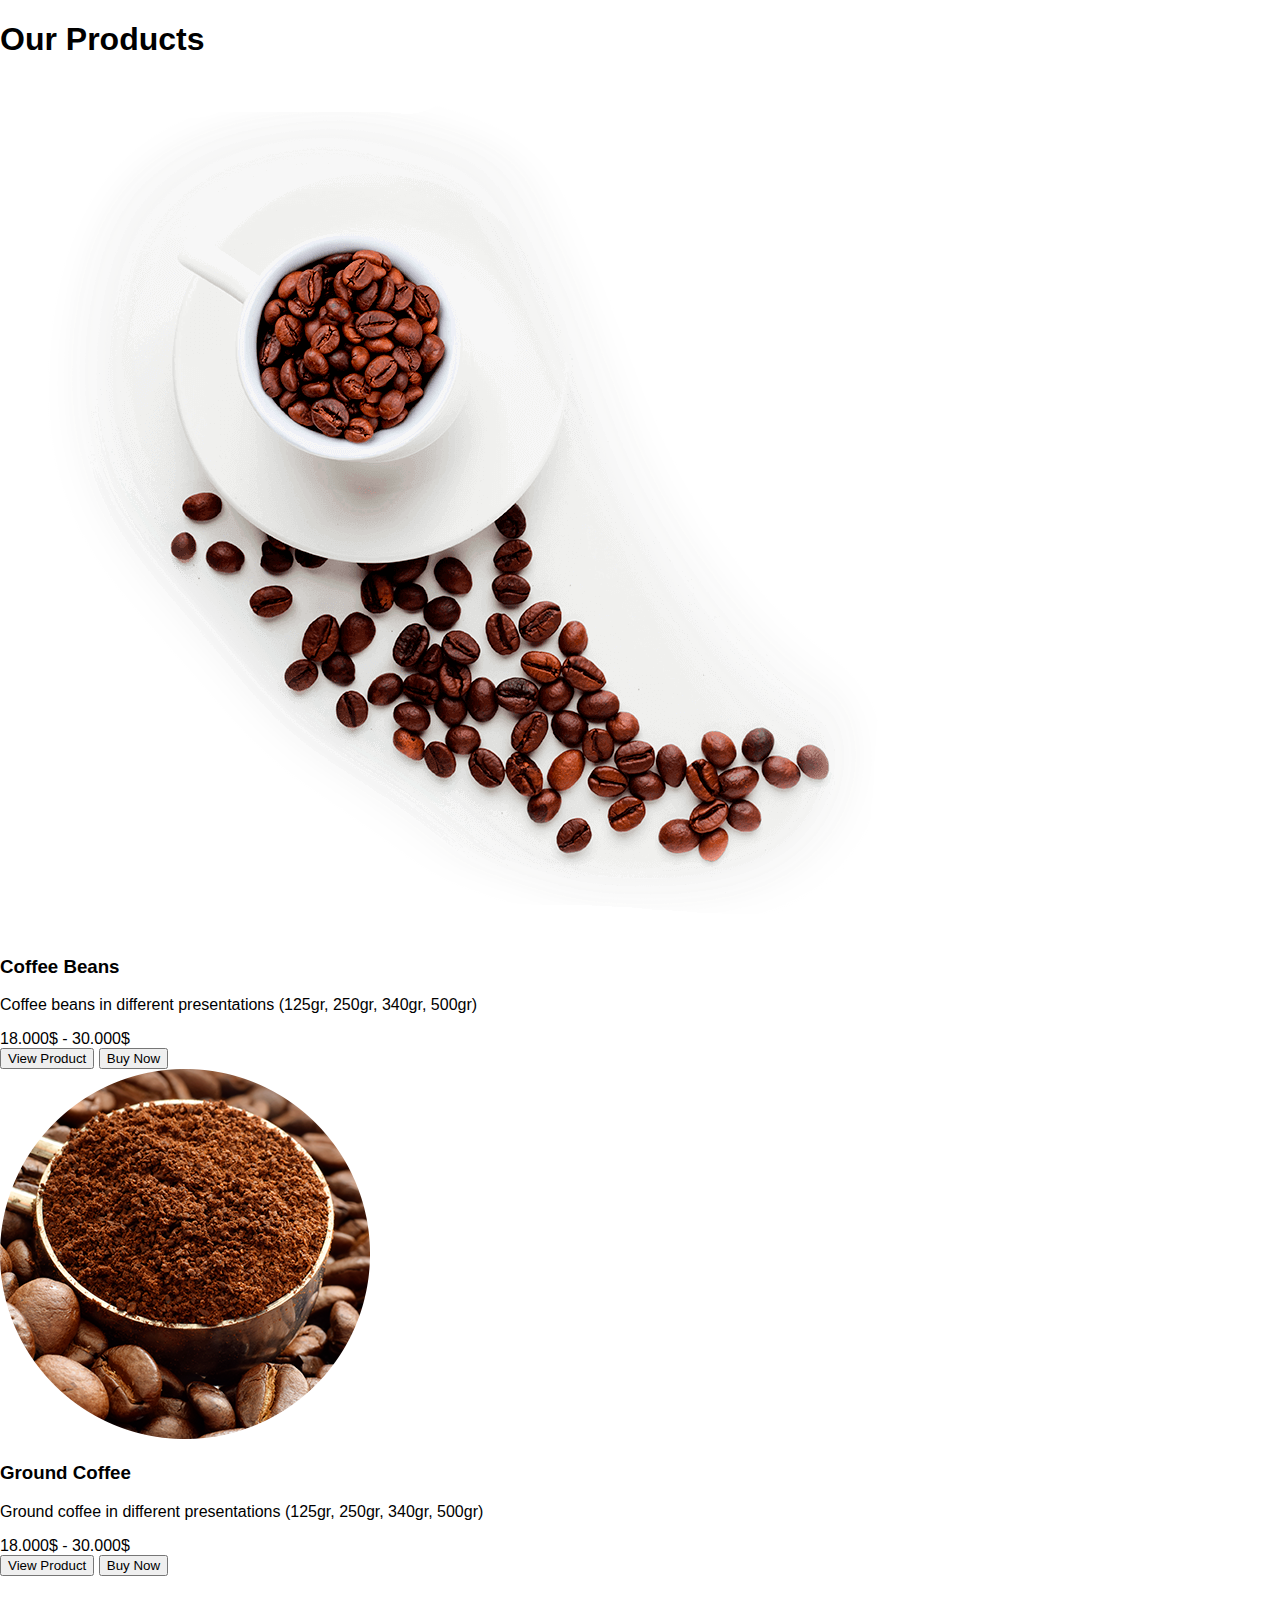
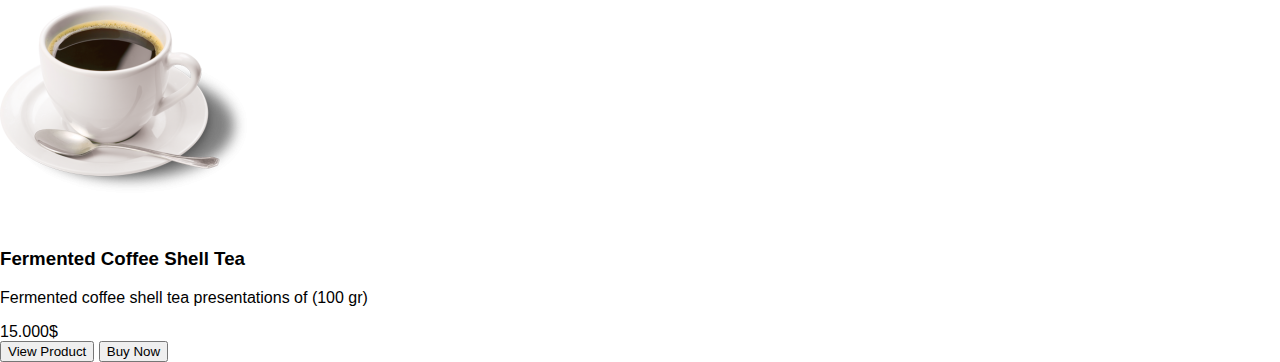
<file: html/shop.html>
<!DOCTYPE html>
<html lang="en">
<head>
    <meta charset="UTF-8">
    <meta name="viewport" content="width=device-width, initial-scale=1.0">
    <title>Shop</title>
    <link rel="icon" href="..\img\icon.png" type="image/x-icon">
    <link rel="stylesheet" href="../css/shop-styles.css">
    <script src="../javascript/navbar.js" defer></script> <!-- Incluye el archivo de navegación -->
    <script src="../javascript/utils.js" defer></script>
    <script src="../javascript/components.js" defer></script>
</head>
<body>
    <h1 class="shop-title">Our Products</h1>
    
    <div class="shop-container">

        <!-- First product card -->
        <div class="product-card">
            <img src="../img/shop/grano.png" alt="Coffee beans" class="product-image">
            <h3>Coffee Beans</h3>
            <p>Coffee beans in different presentations (125gr, 250gr, 340gr, 500gr)</p>
            <div class="price">18.000$ - 30.000$</div>
            <div class="button-container">
                <button class="view-button">View Product</button>
                <a href="https://api.whatsapp.com/send?phone=573232056895&text=I%20am%20interested%20in%20buying%20Coffee%20Beans" target="_blank">
                    <button class="buy-button">Buy Now</button>
                </a>
            </div>
        </div>

        <!-- Second product card -->
        <div class="product-card">
            <img src="../img/shop/molido.png" alt="Ground coffee" class="product-image">
            <h3>Ground Coffee</h3>
            <p>Ground coffee in different presentations (125gr, 250gr, 340gr, 500gr)</p>
            <div class="price">18.000$ - 30.000$</div>
            <div class="button-container">
                <button class="view-button">View Product</button>
                <a href="https://api.whatsapp.com/send?phone=573232056895&text=I%20am%20interested%20in%20buying%20Ground%20Coffee" target="_blank">
                    <button class="buy-button">Buy Now</button>
                </a>
            </div>
        </div>

        <!-- Third product card -->
        <div class="product-card">
            <img src="../img/shop/te.png" alt="Fermented coffee shell tea" class="product-image">
            <h3>Fermented Coffee Shell Tea</h3>
            <p>Fermented coffee shell tea presentations of (100 gr)</p>
            <div class="price">15.000$</div>
            <div class="button-container">
                <button class="view-button">View Product</button>
                <a href="https://api.whatsapp.com/send?phone=573232056895&text=I%20am%20interested%20in%20buying%20Fermented%20Coffee%20Shell%20Tea" target="_blank">
                    <button class="buy-button">Buy Now</button>
                </a>
            </div>
        </div>
    </div>
</body>
</html>
</file>
<file: css/blog-style.css>
/* Estilos generales */
body {
    margin: 0;
    padding: 0;
    box-sizing: border-box;
    font-family: 'Montserrat', sans-serif;
    color: #333;
    background-color: #f9f9f9;
    line-height: 1.6;
}

/* Estilos para el contenedor principal del blog */
.blog-container {
    max-width: 900px;
    margin: 40px auto;
    padding: 20px;
    background-color: #fff; /* Fondo blanco para resaltar el contenido */
    border-radius: 15px; /* Bordes redondeados */
    box-shadow: 0 4px 8px rgba(0, 0, 0, 0.1); /* Sombra sutil */
}

/* Estilo para cada publicación del blog */
.blog-post {
    margin-bottom: 40px;
    padding: 20px;
    background-color: #f9f9f9; /* Fondo ligeramente más oscuro */
    border-radius: 10px; /* Bordes redondeados */
    box-shadow: 0 4px 6px rgba(0, 0, 0, 0.1); /* Sombra suave */
    transition: all 0.3s ease; /* Transición para hover */
}

/* Estilo para el título de cada publicación */
.blog-post h2 {
    font-family: 'Playfair Display', serif;
    font-size: 36px;
    color: #925632; /* Color marrón acorde a la paleta */
    text-align: center;
    margin-bottom: 20px;
}

/* Estilo para los párrafos de cada publicación */
.blog-post p {
    font-size: 18px;
    color: #555;
    text-align: justify; /* Texto justificado para mayor legibilidad */
    line-height: 1.8;
    margin-bottom: 20px;
}

/* Efecto hover para cada publicación */
.blog-post:hover {
    background-color: #fff; /* Fondo blanco al pasar el ratón */
    box-shadow: 0 6px 12px rgba(0, 0, 0, 0.15); /* Sombra más pronunciada */
}

/* Separación entre publicaciones */
.blog-container .blog-post + .blog-post {
    margin-top: 40px;
}

/* Estilos para el título principal de la página */
h1, h2 {
    font-family: 'Playfair Display', serif;
    color: #925632;
}

/* Ajustes de diseño responsivo para pantallas pequeñas */
@media (max-width: 768px) {
    .blog-container {
        padding: 15px;
    }

    .blog-post h2 {
        font-size: 28px; /* Reduce el tamaño del título en pantallas más pequeñas */
    }

    .blog-post p {
        font-size: 16px; /* Reduce ligeramente el tamaño del texto */
    }
}
</file>
<file: css/cv/cv-styles-dry-martini.css>
body {
    font-family: 'Times New Roman', serif;
    margin: 0;
    padding: 0;
    background-color: #ffffff;
    color: #000000;
}

.content-section {
    transition: transform 0.5s ease-in-out;
}

.slide-in {
    transform: translateX(0%);
}

.slide-out {
    transform: translateX(100%);
}

.hidden {
    visibility: hidden;
}

.scv-container {
    display: flex;
    align-items: center;
    justify-content: flex-start; /* Alinea el contenido a la izquierda */
    padding-left: 30px; /* Espacio desde la izquierda */
    margin: 20px 0;
}

.scv {
    font-family: 'Arial', sans-serif;
    font-size: 15px;
    padding-left: 160px;
    margin-right: 20px; /* Espacio entre el título y los botones */
}

.style-buttons {
    display: flex;
    justify-content: flex-start;
    align-items: center;
    width: 23%;
    background-color: #4CAF50;
    padding: 10px 10px;
    border-radius: 25px;
    margin: 10px 30px;
    width: auto;
    max-width: 285px;
    flex-wrap: wrap;
}

.style-buttons button {
    text-decoration: none;
    color: #ffffff;
    padding: 10px 20px;
    background-color: #000000;
    border: 1px solid #000000;
    transition: all 0.3s ease;
    font-size: 15px;
    margin: 0 5px;
    border-radius: 18px;
    margin: 5px;
}

.style-buttons button:hover {
    background-color: #293854;
    border: 1px solid #293854;
    color: #fff;
}

.style-buttons button.active {
    background-color: #ffffff;
    color: #000000;
    border: 3px solid #ffffff;
}

.container {
    display: flex;
    max-width: 1200px;
    margin: auto;
    color: #000000;
    
}

.sidebar {
    background-color: #293854;
    color: #ffffff;
    width: 35%;
    padding: 20px;
    text-align: center;
}

.photo img {
    border-radius: 50%;
    width: 150px;
    height: 150px;
}

.sidebar h1 {
    margin-top: 20px;
}

.sidebar p {
    font-size: 1.2em;
    margin-top: -10px;
}

.contact, .education, .languages {
    margin-top: 20px;
    text-align: left;
}

.contact ul, .languages ul {
    list-style-type: none;
    padding: 0;
}

.contact ul li, .languages ul li {
    margin: 10px 0;
}

.contact ul li::before {
    content: "•";
    margin-right: 10px;
    color: #fff;
}

.edu-item h3, .edu-item p {
    margin: 5px 0;
}

.content {
    width: 65%;
    padding: 20px;
    background-color: #fff;
}

.content section {
    margin-bottom: 20px;
}

.content h2 {
    background-color: #000000;
    color: #fff;
    padding: 10px;
    margin: 0 -20px 20px -20px;
}

.job h3, .job p {
    margin: 5px 0;
}

.skills ul {
    list-style-type: none;
    padding: 0;
    max-width: 300px;
}

.skills ul li {
    background-color: #C9C9C9;
    color: #000000;
    margin: 5px 0;
    padding: 10px;
    border-radius: 25px;
    padding-left: 10px;
}

a {
    color: inherit;
    text-decoration: none;
}

.slide-out-down {
    transform: translateY(100%);
    transition: transform 0.5s ease-in-out;
}

.slide-in-up {
    transform: translateY(0);
    transition: transform 0.5s ease-in-out;
}

.hidden {
    visibility: hidden;
}

/* Para pantallas de 768px o menos (tablets y móviles) */
@media (max-width: 768px) {
    .container {
        flex-direction: column; /* Cambia la disposición a una sola columna */
    }

    .sidebar {
        width: 100%; /* Sidebar ocupa todo el ancho */
        text-align: center; /* Centrar el texto */
    }

    .content {
        width: 100%; /* El contenido principal ocupa todo el ancho */
    }

    .style-buttons {
        width: 100%; /* La barra de botones ocupa todo el ancho */
        justify-content: center; /* Centramos los botones */
    }

    .style-buttons button {
        margin: 5px; /* Espaciado más ajustado para pantallas pequeñas */
    }

    .scv-container {
        flex-direction: column; /* Coloca el título y los botones en columnas */
        align-items: center; /* Centra el contenido */
    }

    .scv {
        margin-bottom: 10px; /* Espacio entre el título y los botones en móviles */
        text-align: left; /* Centrar el texto */

    }

    .content h2 {
        margin: 0;
        text-align: center; /* Alinear el título del contenido */
    }
}
</file>
<file: css/history-styles.css>
body {
    font-family: 'Times New Roman', serif;
    margin: 0;
    padding: 0;
    color: #000000;
}

.content-section {
    transition: transform 0.5s ease-in-out;
}

.container {
    display: flex;
    max-width: 1200px;
    margin: auto;
    color: #000000;
}

.sidebar {
    background-color: #293854;
    color: #ffffff;
    width: 35%;
    padding: 20px;
    text-align: center;
}

.photo img {
    border-radius: 50%;
    width: 150px;
    height: 150px;
}

.sidebar h1 {
    margin-top: 20px;
}

.sidebar p {
    font-size: 1.2em;
    margin-top: -10px;
}

.contact, .education, .languages {
    margin-top: 20px;
    text-align: left;
}

.contact ul, .languages ul {
    list-style-type: none;
    padding: 0;
}

.contact ul li, .languages ul li {
    margin: 10px 0;
}

.contact ul li::before {
    content: "•";
    margin-right: 10px;
    color: #fff;
}

.edu-item h3, .edu-item p {
    margin: 5px 0;
}

.content {
    width: 65%;
    padding: 20px;
    background-color: #fff;
}

.content section {
    margin-bottom: 20px;
}

.content h2 {
    background-color: #000000;
    color: #fff;
    padding: 10px;
    margin: 0 -20px 20px -20px;
}

.job h3, .job p {
    margin: 5px 0;
}

.skills ul {
    list-style-type: none;
    padding: 0;
    max-width: 300px;
}

.skills ul li {
    background-color: #C9C9C9;
    color: #000000;
    margin: 5px 0;
    padding: 10px;
    border-radius: 25px;
    padding-left: 10px;
}

a {
    color: inherit;
    text-decoration: none;
}

.slide-out-down {
    transform: translateY(100%);
    transition: transform 0.5s ease-in-out;
}

.slide-in-up {
    transform: translateY(0);
    transition: transform 0.5s ease-in-out;
}

.hidden {
    visibility: hidden;
}

/* Para pantallas de 768px o menos (tablets y móviles) */
@media (max-width: 768px) {
    .container {
        flex-direction: column; /* Cambia la disposición a una sola columna */
    }

    .sidebar {
        width: 100%; /* Sidebar ocupa todo el ancho */
        text-align: center; /* Centrar el texto */
    }

    .content {
        width: 100%; /* El contenido principal ocupa todo el ancho */
    }

    .style-buttons {
        width: 100%; /* La barra de botones ocupa todo el ancho */
        justify-content: center; /* Centramos los botones */
    }

    .style-buttons button {
        margin: 5px; /* Espaciado más ajustado para pantallas pequeñas */
    }

    .scv-container {
        flex-direction: column; /* Coloca el título y los botones en columnas */
        align-items: center; /* Centra el contenido */
    }

    .scv {
        margin-bottom: 10px; /* Espacio entre el título y los botones en móviles */
        text-align: left; /* Centrar el texto */

    }

    .content h2 {
        margin: 0;
        text-align: center; /* Alinear el título del contenido */
    }
}
</file>
<file: css/shop-styles.css>
body {
    margin: 0;
    padding: 0;
    box-sizing: border-box;
    font-family: 'Arial', sans-serif;
}

.home-content {
    background-color: #ffffff;
    color: #000000;
    min-height: 63vh;
    display: flex;
    justify-content: space-between; /* Alinea los contenedores a los lados */
    align-items: center;
    padding: 120px;
    margin: 0 auto;
    flex-direction: row; /* Mantiene los contenedores en una fila */
    overflow-x: hidden;
    padding-top: 70px;
}

.text-left-container {
    width: 50%; /* El mismo ancho que el contenedor izquierdo */
    display: flex;
    flex-direction: column;
    align-items: center; /* Centra el contenido horizontalmente */
    justify-content: center; /* Centra el contenido verticalmente */
    text-align: center; 
    box-sizing: border-box;
    margin-bottom: 20px;
    padding-right: 40px;
}



.title {
    width: 50%; /* Ajusta el ancho para alinearlo con el contenedor izquierdo */
    text-align: center;
    margin-bottom: 20px;
    border: 5px solid #ffffff;
    border-radius: 5px; /* Bordes redondeados opcionales */
    box-shadow: 0px 1px 5px rgba(0, 0, 0, 0.7); /* Añade una sombra más marcada */
}

.link {
    top: 1px;
    left: 70px;
    text-align: center;
    font-size: 20px;
    align-items: center;
    justify-content: center;
}

.git {
    top: 25px;
    left: 20px;
    text-align: center;
    font-size: 20px;
}

.name {
    font-size: 30px;
    font-weight: 700;
    text-align: center;
}

.career {
    font-size: 25px;
    font-weight: 300;
    color: #ffffff;
    text-align: center;
}

/* Contenedor izquierdo para links */
.left-container-shop {
    display: flex;
    flex-direction: column;
    justify-content: center;
    align-items: center;
    text-align: center;
    width: 100%;
    padding: 20px;
    border-radius: 10px;
    background-color: #000000;
    border: 5px solid #ffffff; /* Añade un borde sólido blanco */
    color: #ffffff;
}

.left-container-shop img {
    border-radius: 10px;
}

/* Contenedor derecho para el GIF */
.right-container-shop {
    width: 50%;
    height: 300px;
    background-size: cover;
    background-position: center;
    border-radius: 20px; /* Ajusta los bordes redondeados */
    border: 5px solid #ffffff; /* Añade un borde sólido blanco */
    max-width: 400px;
    box-shadow: 0px 4px 15px rgba(0, 0, 0, 0.7); /* Añade una sombra más marcada */
    display: flex;
    align-items: center;
    justify-content: center;
}

.right-container-shop img {
    border-radius: 10px;
    width: 100%;
}

/* Contenedor de links */
.links {
    display: flex;
    flex-direction: column;
    align-items: center;
    margin-top: 20px;
    width: 100%; /* Asegura que los links ocupen el ancho completo del contenedor */
}

.links a {
    display: flex;
    flex-direction: row; /* Icono y texto en línea */
    align-items: center;
    justify-content: flex-start; /* Alinea los iconos y texto desde la izquierda */
    text-decoration: none;
    color: inherit;
    margin: 10px 0;
    width: 60%; /* Ajusta el ancho para darle espacio y mantenerlo alineado */
}

.links img {
    max-width: 50px;
    margin-right: 10px;
}

.git-icon {
    filter: invert(100%);
}

.portfolio-description {
    font-size: 1.2em;
    margin-top: 10px;
    padding-top: 0px;
    color: #000;
    align-items: center;
    text-align: center;
    padding-left: 15px;
    padding-right: 15px; 
    font-style: italic;

}

.portfolio-description p {
    font-weight: bold;
    
}

/* Contenedor de tecnologías con ajuste dinámico */
.tech-item img {
    width: 80px; /* Ajusta este valor para el tamaño deseado */
    height: auto;
    object-fit: contain; /* Mantiene la proporción de las imágenes */
    margin-bottom: 10px;
}

.technologies {
    display: flex;
    justify-content: space-around;
    flex-wrap: wrap;
}

.tech-item {
    text-align: center;
    max-width: 150px; /* Control del tamaño máximo de los contenedores */
    margin: 10px;
}


.tech-item p {
    margin-top: 5px;
    font-size: 14px;
    color: #000; /* Asegura que el texto esté en negro */
}

/* Efecto hover para tecnología */
.tech-item img:hover {
    transform: scale(1.3); /* Efecto de zoom al pasar el cursor */
}

/* Media Queries: Adaptación para pantallas pequeñas */
@media (max-width: 768px) {
    .home-content {
        flex-direction: column; /* Apila los contenedores en pantallas pequeñas */
        justify-content: center;
        padding: 0px; /* Elimina el padding */
        padding-top: 50px;
        max-width: 100%; /* Elimina el ancho fijo y usa el 100% */
    }

    /* Ajustes para los contenedores */
    .left-container-shop {
        width: 100%; /* Contenedor de los links ocupa todo el ancho */
        margin-bottom: 20px;
    }

    .right-container-shop {
        width: 100%; /* El contenedor del GIF también ocupa todo el ancho */
        height: auto; /* Ajusta dinámicamente la altura del GIF */
        margin-bottom: 20px;
    }

    .links a {
        width: 100%; /* Ocupa todo el ancho en pantallas pequeñas */
        justify-content: center; /* Centra el contenido en pantallas pequeñas */
        text-align: center; /* Centra el texto e iconos */
        flex-direction: column; /* Coloca el icono arriba del texto en pantallas pequeñas */
    }

    .text-left-container {
        width: 90%; /* El mismo ancho que el contenedor izquierdo */
        display: flex;
        flex-direction: column;
        align-items: center; /* Centra el contenido horizontalmente */
        justify-content: center; /* Centra el contenido verticalmente */
        text-align: center; 
        box-sizing: border-box;
        margin-bottom: 0px;
        padding-left: 0px;
        padding-right: 0px;
    }

    .technologies {
        width: 80%; /* Ambos contenedores ocupan el 100% en pantallas pequeñas */
        margin-bottom: 20px;
        padding-left: 15px;
        padding-right: 15px;
        width: 100%;
    }
    
    .center-container {
    align-items: center;
    justify-content: center;
    }

    .center-container img {
        width: 100%; /* La imagen ocupa el 100% del ancho en pantallas pequeñas también */
        height: auto; /* Mantiene la proporción al ajustar el ancho */
        max-width: none; /* No limite el ancho máximo en pantallas pequeñas */
        max-height: 300px; /* Limita la altura máxima si la imagen es demasiado alta */
    }
}
</file>
